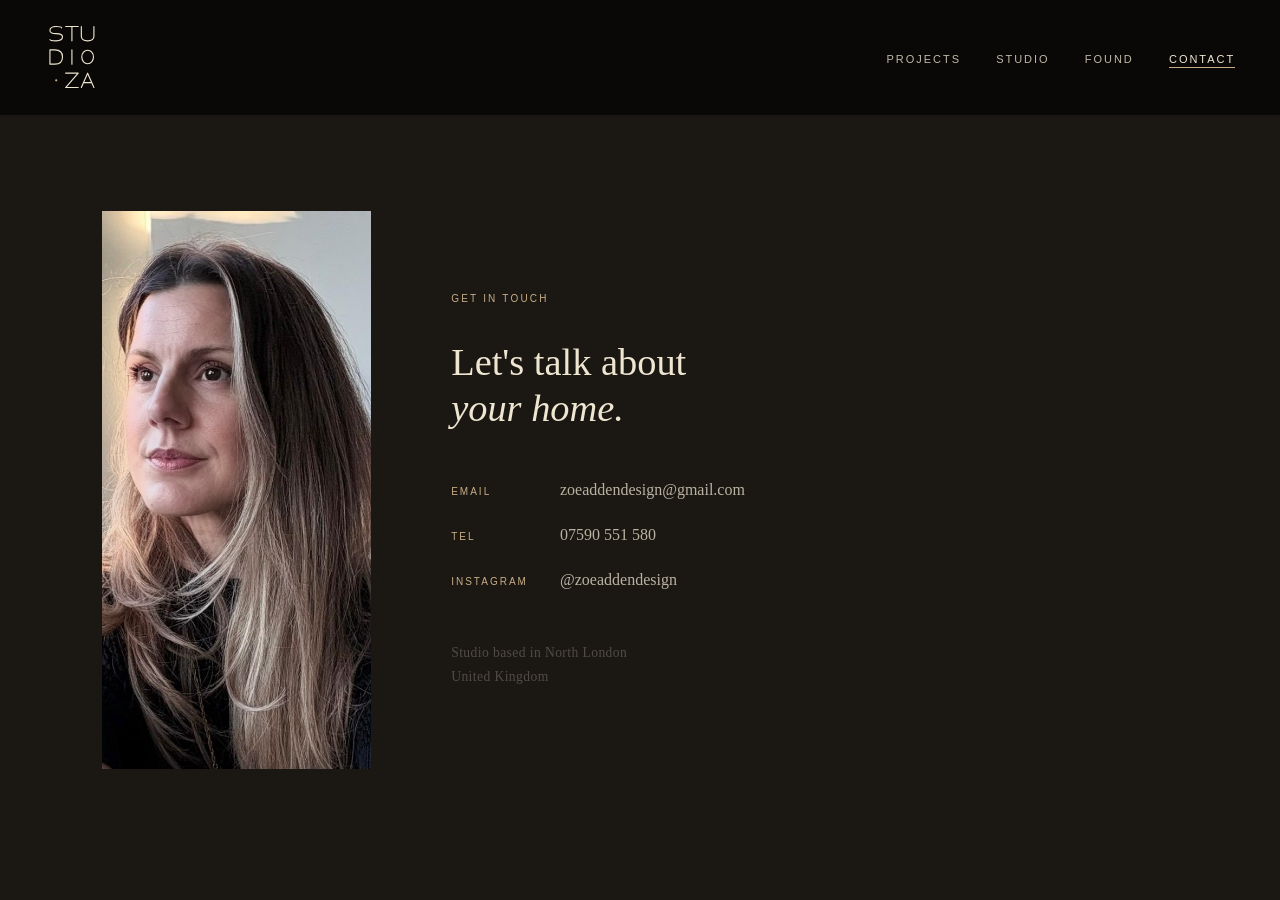
<file: contact.html>
<!DOCTYPE html>
<html lang="en">
<head>
  <meta charset="UTF-8">
  <meta name="viewport" content="width=device-width, initial-scale=1.0">
  <title>Contact — Studio.ZA</title>
  <meta name="description" content="Get in touch with Studio.ZA — Zoe Adden Design. New projects, press, and general enquiries.">
  <link rel="stylesheet" href="styles.css">
</head>
<body>

<nav>
  <a class="nav-logo" href="index.html" aria-label="Studio.ZA home">
    <svg viewBox="0 0 240 312" xmlns="http://www.w3.org/2000/svg" fill="none">
  <!-- S -->
  <path d="M 74 26 Q 74 20 50 20 Q 22 20 22 38 Q 22 52 50 52 Q 78 52 78 66 Q 78 84 50 84 Q 22 84 22 78" stroke="#EFE6D2" stroke-width="5" stroke-linecap="round"/>
  <!-- T -->
  <path d="M 92 20 L 148 20 M 120 20 L 120 84" stroke="#EFE6D2" stroke-width="5" stroke-linecap="round"/>
  <!-- U -->
  <path d="M 162 20 L 162 64 Q 162 84 190 84 Q 218 84 218 64 L 218 20" stroke="#EFE6D2" stroke-width="5" stroke-linecap="round"/>
  <!-- D -->
  <path d="M 22 124 L 22 188 L 44 188 Q 78 188 78 156 Q 78 124 44 124 Z" stroke="#EFE6D2" stroke-width="5" stroke-linecap="round" stroke-linejoin="round"/>
  <!-- I -->
  <path d="M 120 124 L 120 188" stroke="#EFE6D2" stroke-width="5" stroke-linecap="round"/>
  <!-- O -->
  <ellipse cx="190" cy="156" rx="26" ry="30" stroke="#EFE6D2" stroke-width="5"/>
  <!-- . -->
  <circle cx="50" cy="260" r="5" fill="#C8AC87"/>
  <!-- Z -->
  <path d="M 92 228 L 148 228 L 92 292 L 148 292" stroke="#EFE6D2" stroke-width="5" stroke-linecap="round" stroke-linejoin="round"/>
  <!-- A -->
  <path d="M 162 292 L 190 228 L 218 292 M 172 270 L 208 270" stroke="#EFE6D2" stroke-width="5" stroke-linecap="round" stroke-linejoin="round"/>
</svg>
  </a>
  <ul class="nav-links">
    <li><a href="projects.html">Projects</a></li>
    <li><a href="studio.html">Studio</a></li>    <li><a href="found.html">Found</a></li>
    <li><a href="contact.html">Contact</a></li>
  </ul>
  <button class="nav-hamburger" aria-label="Toggle menu" aria-expanded="false">
    <span></span><span></span><span></span>
  </button>
</nav>

<div class="contact-outer">
<div class="contact-wrap">
  <div class="contact-img">
    <img src="images/zoe.jpg" alt="Zoe Adden">
  </div>

  <div class="contact-form-side">
    <p class="section-label">Get in touch</p>
    <h1>Let's talk about<br><em>your home.</em></h1>

    <div class="contact-details">
      <div class="contact-detail-row">
        <span class="contact-detail-label">Email</span>
        <a href="mailto:zoeaddendesign@gmail.com" class="contact-detail-value">zoeaddendesign@gmail.com</a>
      </div>
      <div class="contact-detail-row">
        <span class="contact-detail-label">Tel</span>
        <a href="tel:07590551580" class="contact-detail-value">07590 551 580</a>
      </div>
      <div class="contact-detail-row">
        <span class="contact-detail-label">Instagram</span>
        <a href="https://instagram.com/zoeaddendesign" target="_blank" rel="noopener" class="contact-detail-value">@zoeaddendesign</a>
      </div>
    </div>

    <p class="contact-location">Studio based in North London<br>United Kingdom</p>
  </div>
</div>
</div>

<script src="script.js"></script>
</body>
</html>
</file>
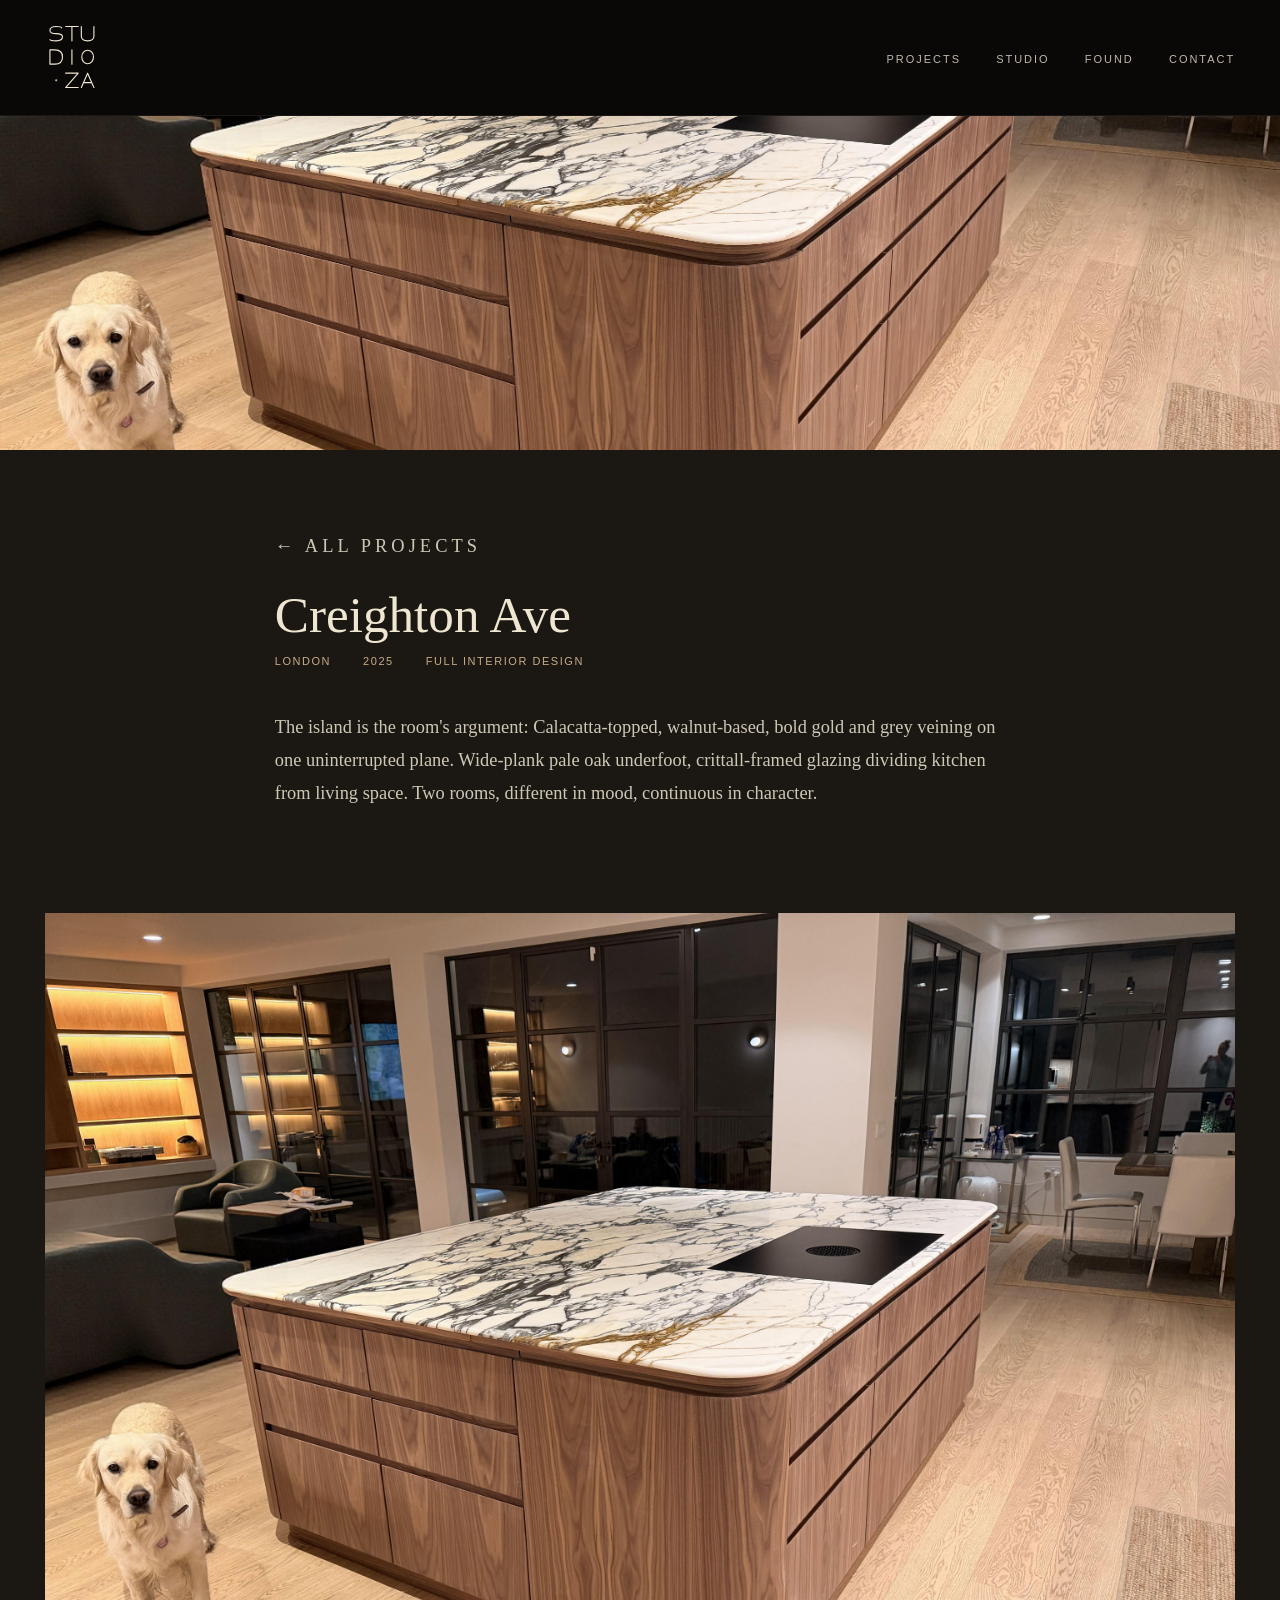
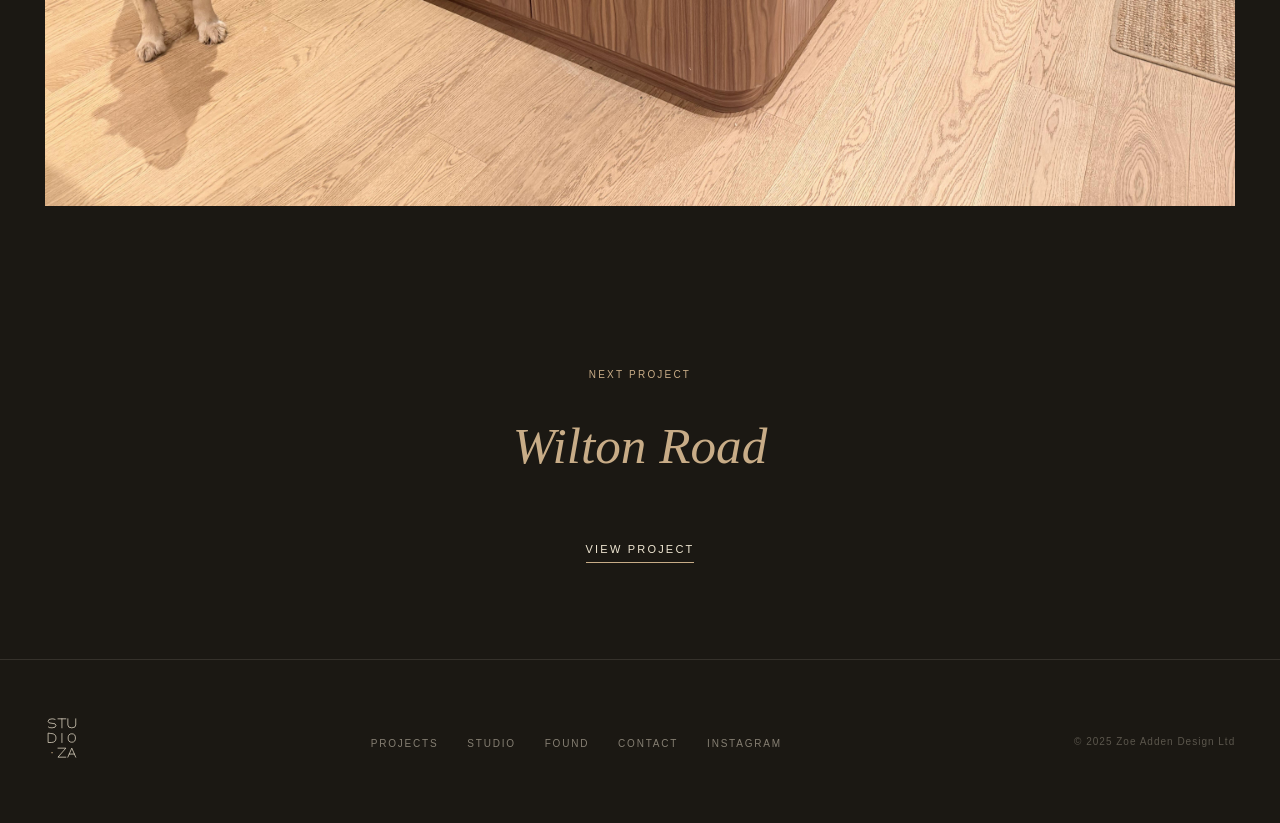
<file: project-creighton-ave.html>
<!DOCTYPE html>
<html lang="en">
<head>
  <meta charset="UTF-8">
  <meta name="viewport" content="width=device-width, initial-scale=1.0">
  <title>Creighton Ave — Studio.ZA</title>
  <meta name="description" content="A London family home. Full interior design by Studio.ZA.">
  <link rel="stylesheet" href="styles.css">
</head>
<body>

<nav>
  <a class="nav-logo" href="index.html" aria-label="Studio.ZA home">
    <svg viewBox="0 0 240 312" xmlns="http://www.w3.org/2000/svg" fill="none">
  <!-- S -->
  <path d="M 74 26 Q 74 20 50 20 Q 22 20 22 38 Q 22 52 50 52 Q 78 52 78 66 Q 78 84 50 84 Q 22 84 22 78" stroke="#EFE6D2" stroke-width="5" stroke-linecap="round"/>
  <!-- T -->
  <path d="M 92 20 L 148 20 M 120 20 L 120 84" stroke="#EFE6D2" stroke-width="5" stroke-linecap="round"/>
  <!-- U -->
  <path d="M 162 20 L 162 64 Q 162 84 190 84 Q 218 84 218 64 L 218 20" stroke="#EFE6D2" stroke-width="5" stroke-linecap="round"/>
  <!-- D -->
  <path d="M 22 124 L 22 188 L 44 188 Q 78 188 78 156 Q 78 124 44 124 Z" stroke="#EFE6D2" stroke-width="5" stroke-linecap="round" stroke-linejoin="round"/>
  <!-- I -->
  <path d="M 120 124 L 120 188" stroke="#EFE6D2" stroke-width="5" stroke-linecap="round"/>
  <!-- O -->
  <ellipse cx="190" cy="156" rx="26" ry="30" stroke="#EFE6D2" stroke-width="5"/>
  <!-- . -->
  <circle cx="50" cy="260" r="5" fill="#C8AC87"/>
  <!-- Z -->
  <path d="M 92 228 L 148 228 L 92 292 L 148 292" stroke="#EFE6D2" stroke-width="5" stroke-linecap="round" stroke-linejoin="round"/>
  <!-- A -->
  <path d="M 162 292 L 190 228 L 218 292 M 172 270 L 208 270" stroke="#EFE6D2" stroke-width="5" stroke-linecap="round" stroke-linejoin="round"/>
</svg>
  </a>
  <ul class="nav-links">
    <li><a href="projects.html">Projects</a></li>
    <li><a href="studio.html">Studio</a></li>    <li><a href="found.html">Found</a></li>
    <li><a href="contact.html">Contact</a></li>
  </ul>
  <button class="nav-hamburger" aria-label="Toggle menu" aria-expanded="false">
    <span></span><span></span><span></span>
  </button>
</nav>

<div class="detail-hero">
  <img src="images/creighton-ave/kitchen-island.jpg" alt="Kitchen island, Creighton Ave">
</div>

<div class="detail-body">
  <p class="section-label"><a href="projects.html">← All projects</a></p>
  <h1>Creighton Ave</h1>
  <div class="detail-meta">
    <span>London</span>
    <span>2025</span>
    <span>Full interior design</span>
  </div>

  <p>The island is the room's argument: Calacatta-topped, walnut-based, bold gold and grey veining on one uninterrupted plane. Wide-plank pale oak underfoot, crittall-framed glazing dividing kitchen from living space. Two rooms, different in mood, continuous in character.</p>
</div>

<div class="detail-gallery">
  <img class="wide" src="images/creighton-ave/kitchen-island.jpg" alt="Kitchen island">
</div>

<section style="text-align:center; padding: 4rem 2.8rem 6rem;">
  <p class="section-label">Next project</p>
  <h2 class="section-title" style="margin: 0 auto 2rem;"><em>Wilton Road</em></h2>
  <a href="project-wilton-rd.html" class="btn">View project</a>
</section>

<footer>
  <a class="footer-logo" href="index.html" aria-label="Studio.ZA">
    <svg viewBox="0 0 240 312" xmlns="http://www.w3.org/2000/svg" fill="none">
  <!-- S -->
  <path d="M 74 26 Q 74 20 50 20 Q 22 20 22 38 Q 22 52 50 52 Q 78 52 78 66 Q 78 84 50 84 Q 22 84 22 78" stroke="#EFE6D2" stroke-width="5" stroke-linecap="round"/>
  <!-- T -->
  <path d="M 92 20 L 148 20 M 120 20 L 120 84" stroke="#EFE6D2" stroke-width="5" stroke-linecap="round"/>
  <!-- U -->
  <path d="M 162 20 L 162 64 Q 162 84 190 84 Q 218 84 218 64 L 218 20" stroke="#EFE6D2" stroke-width="5" stroke-linecap="round"/>
  <!-- D -->
  <path d="M 22 124 L 22 188 L 44 188 Q 78 188 78 156 Q 78 124 44 124 Z" stroke="#EFE6D2" stroke-width="5" stroke-linecap="round" stroke-linejoin="round"/>
  <!-- I -->
  <path d="M 120 124 L 120 188" stroke="#EFE6D2" stroke-width="5" stroke-linecap="round"/>
  <!-- O -->
  <ellipse cx="190" cy="156" rx="26" ry="30" stroke="#EFE6D2" stroke-width="5"/>
  <!-- . -->
  <circle cx="50" cy="260" r="5" fill="#C8AC87"/>
  <!-- Z -->
  <path d="M 92 228 L 148 228 L 92 292 L 148 292" stroke="#EFE6D2" stroke-width="5" stroke-linecap="round" stroke-linejoin="round"/>
  <!-- A -->
  <path d="M 162 292 L 190 228 L 218 292 M 172 270 L 208 270" stroke="#EFE6D2" stroke-width="5" stroke-linecap="round" stroke-linejoin="round"/>
</svg>
  </a>
  <ul class="footer-links">
    <li><a href="projects.html">Projects</a></li>
    <li><a href="studio.html">Studio</a></li>    <li><a href="found.html">Found</a></li>
    <li><a href="contact.html">Contact</a></li>
    <li><a href="https://instagram.com/zoeaddendesign" target="_blank" rel="noopener">Instagram</a></li>
  </ul>
  <p class="footer-copy">&copy; 2025 Zoe Adden Design Ltd</p>
</footer>

<script src="script.js"></script>
</body>
</html>
</file>
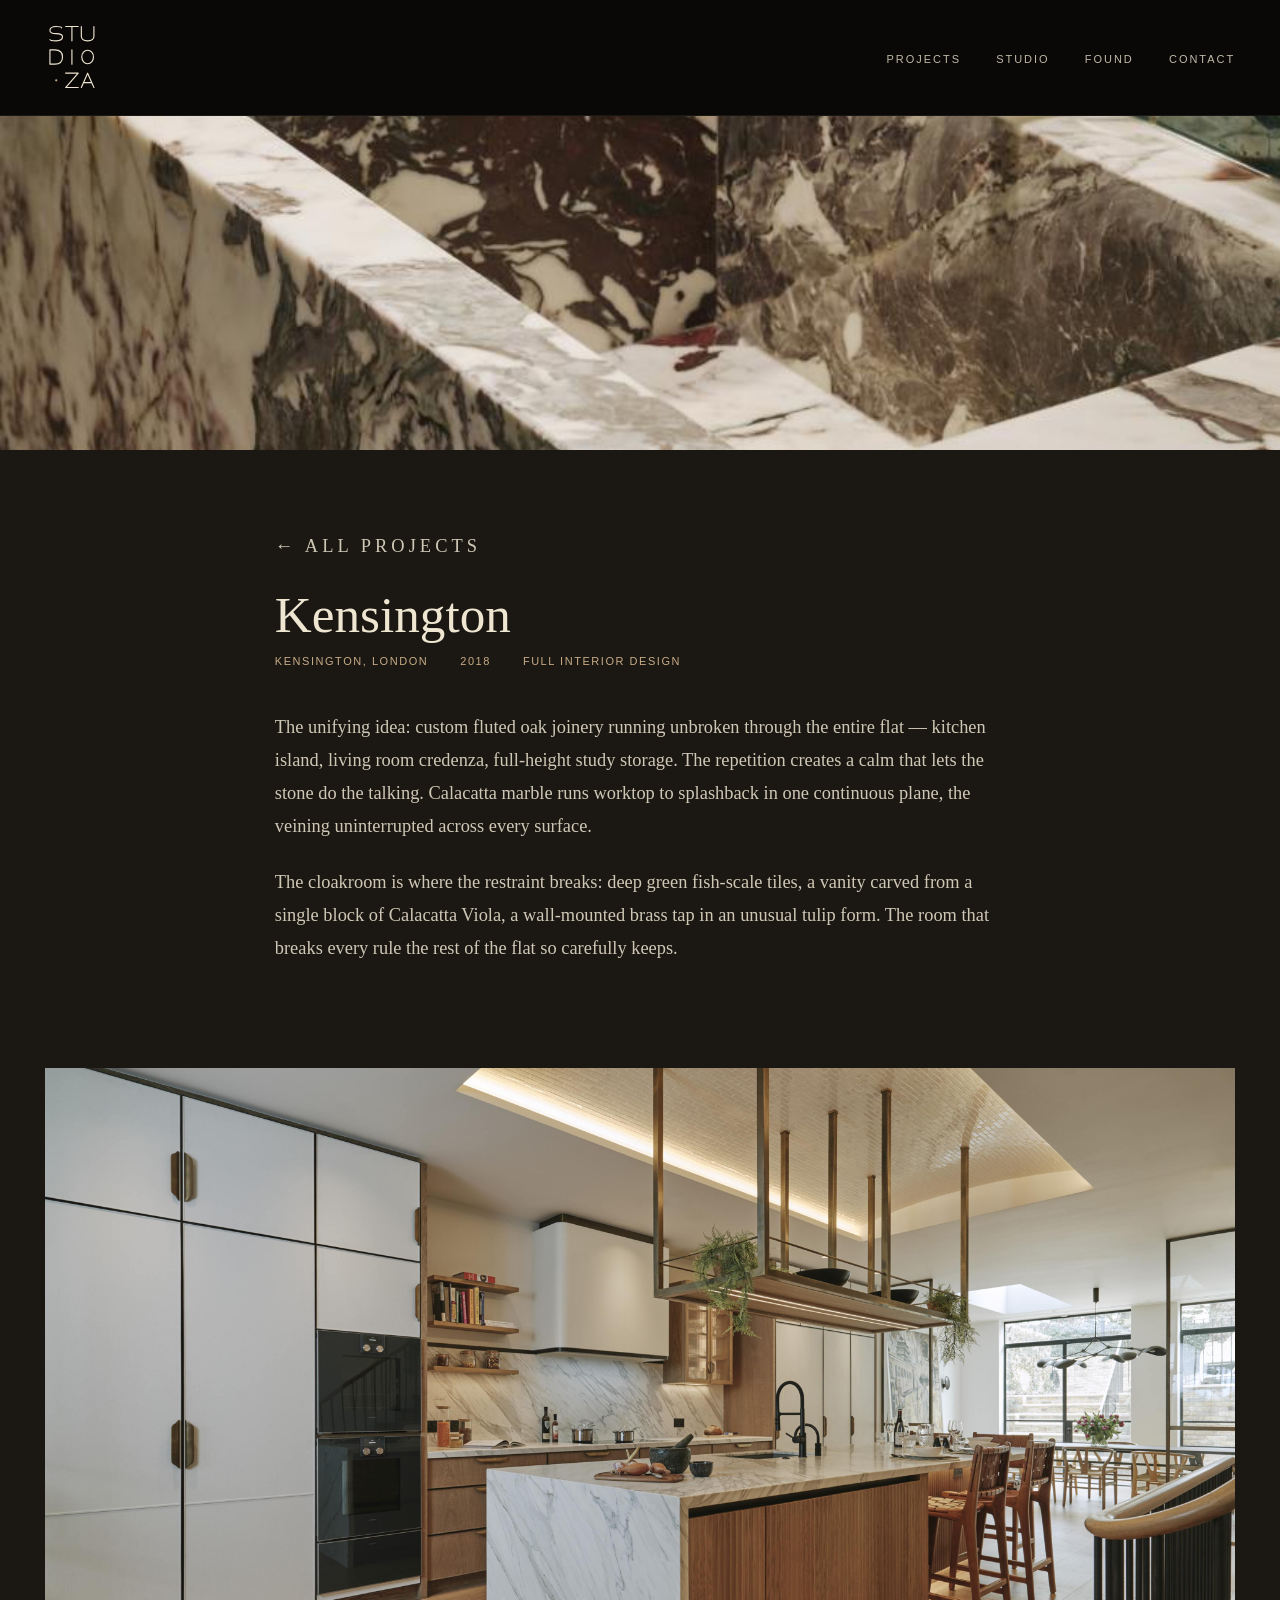
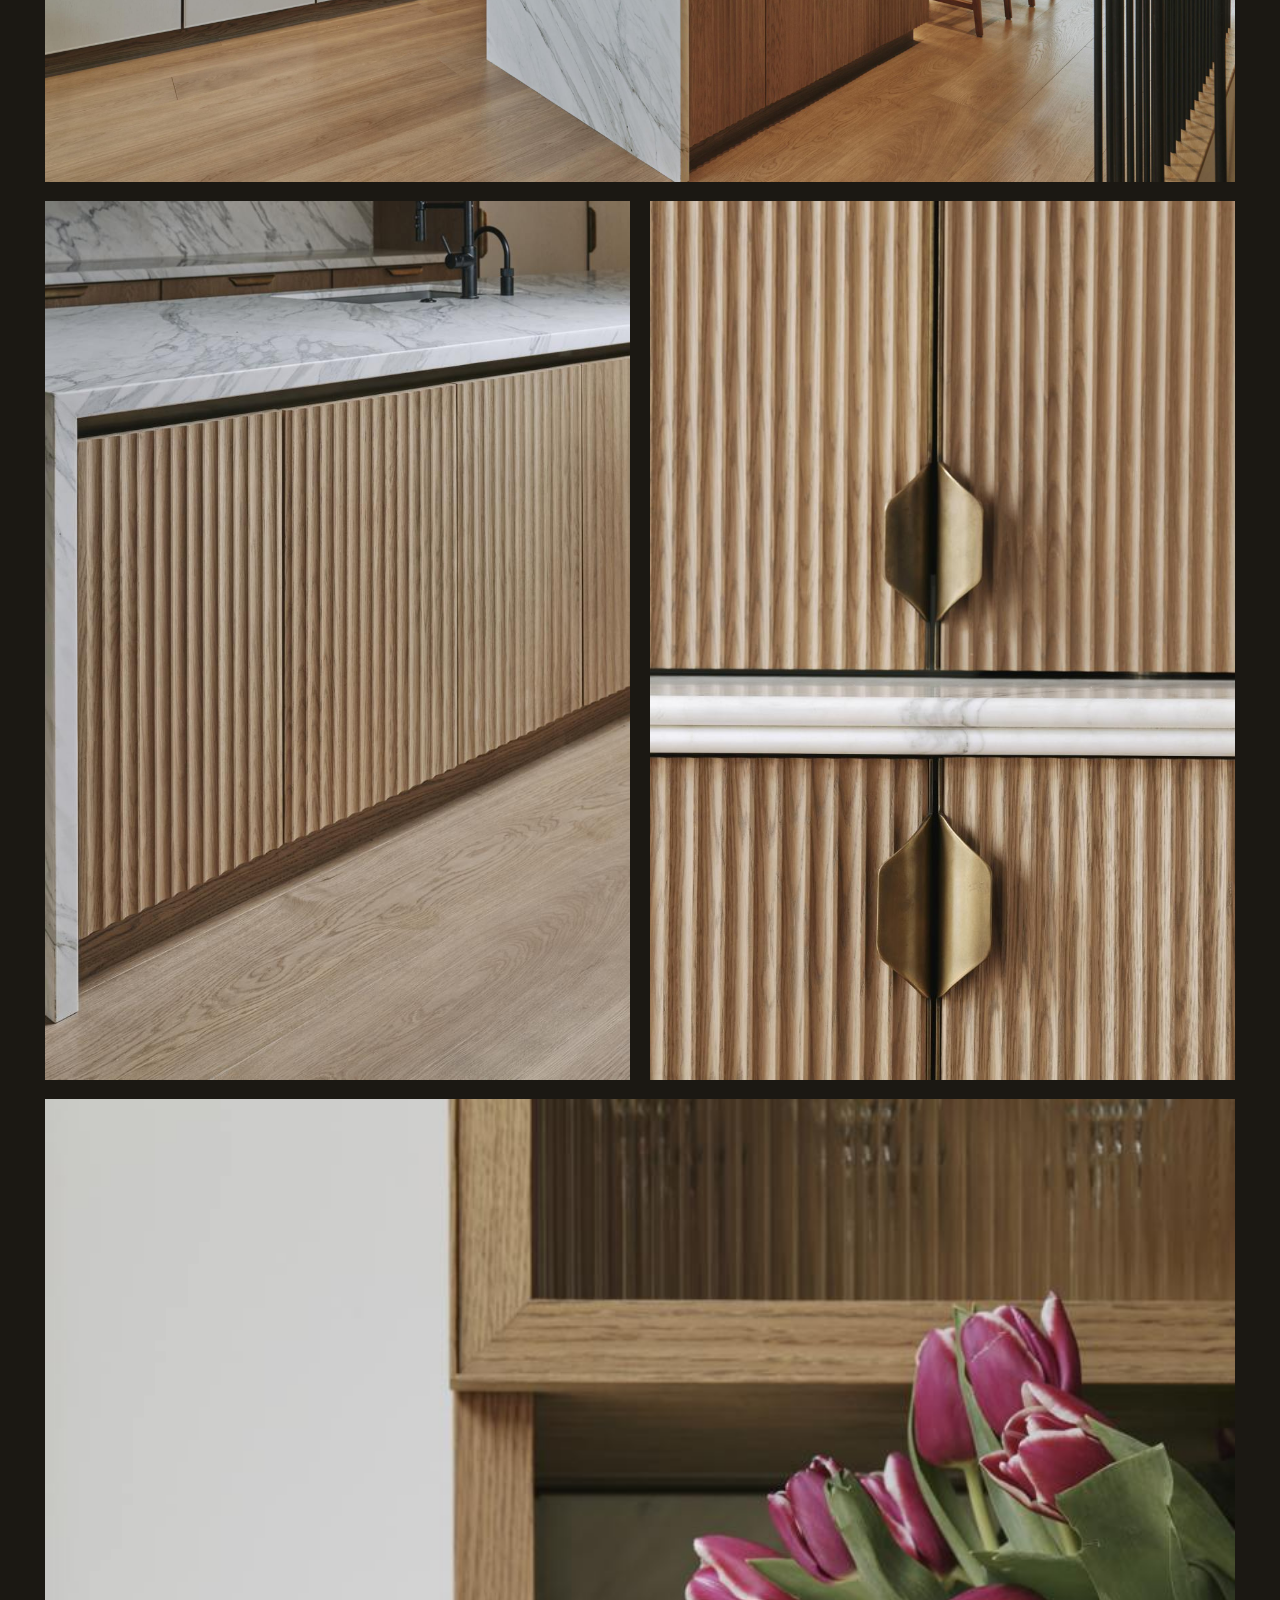
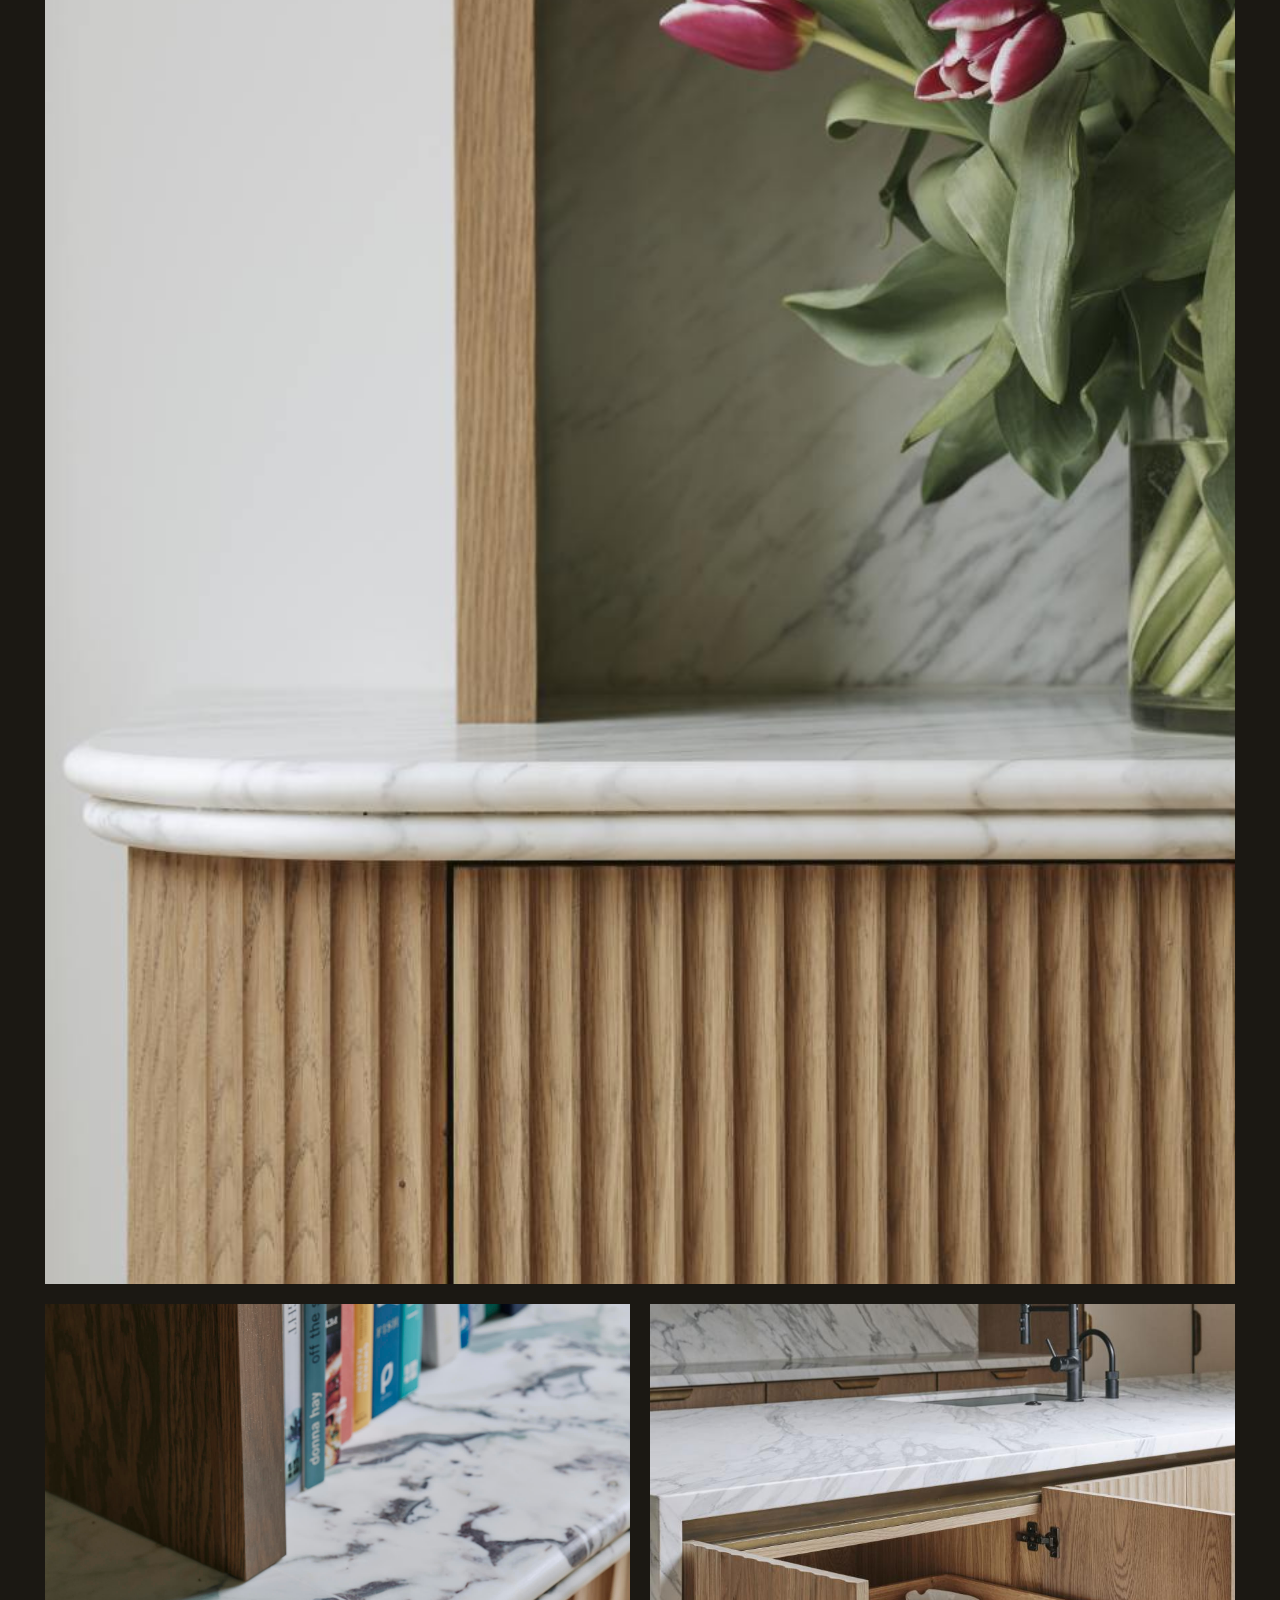
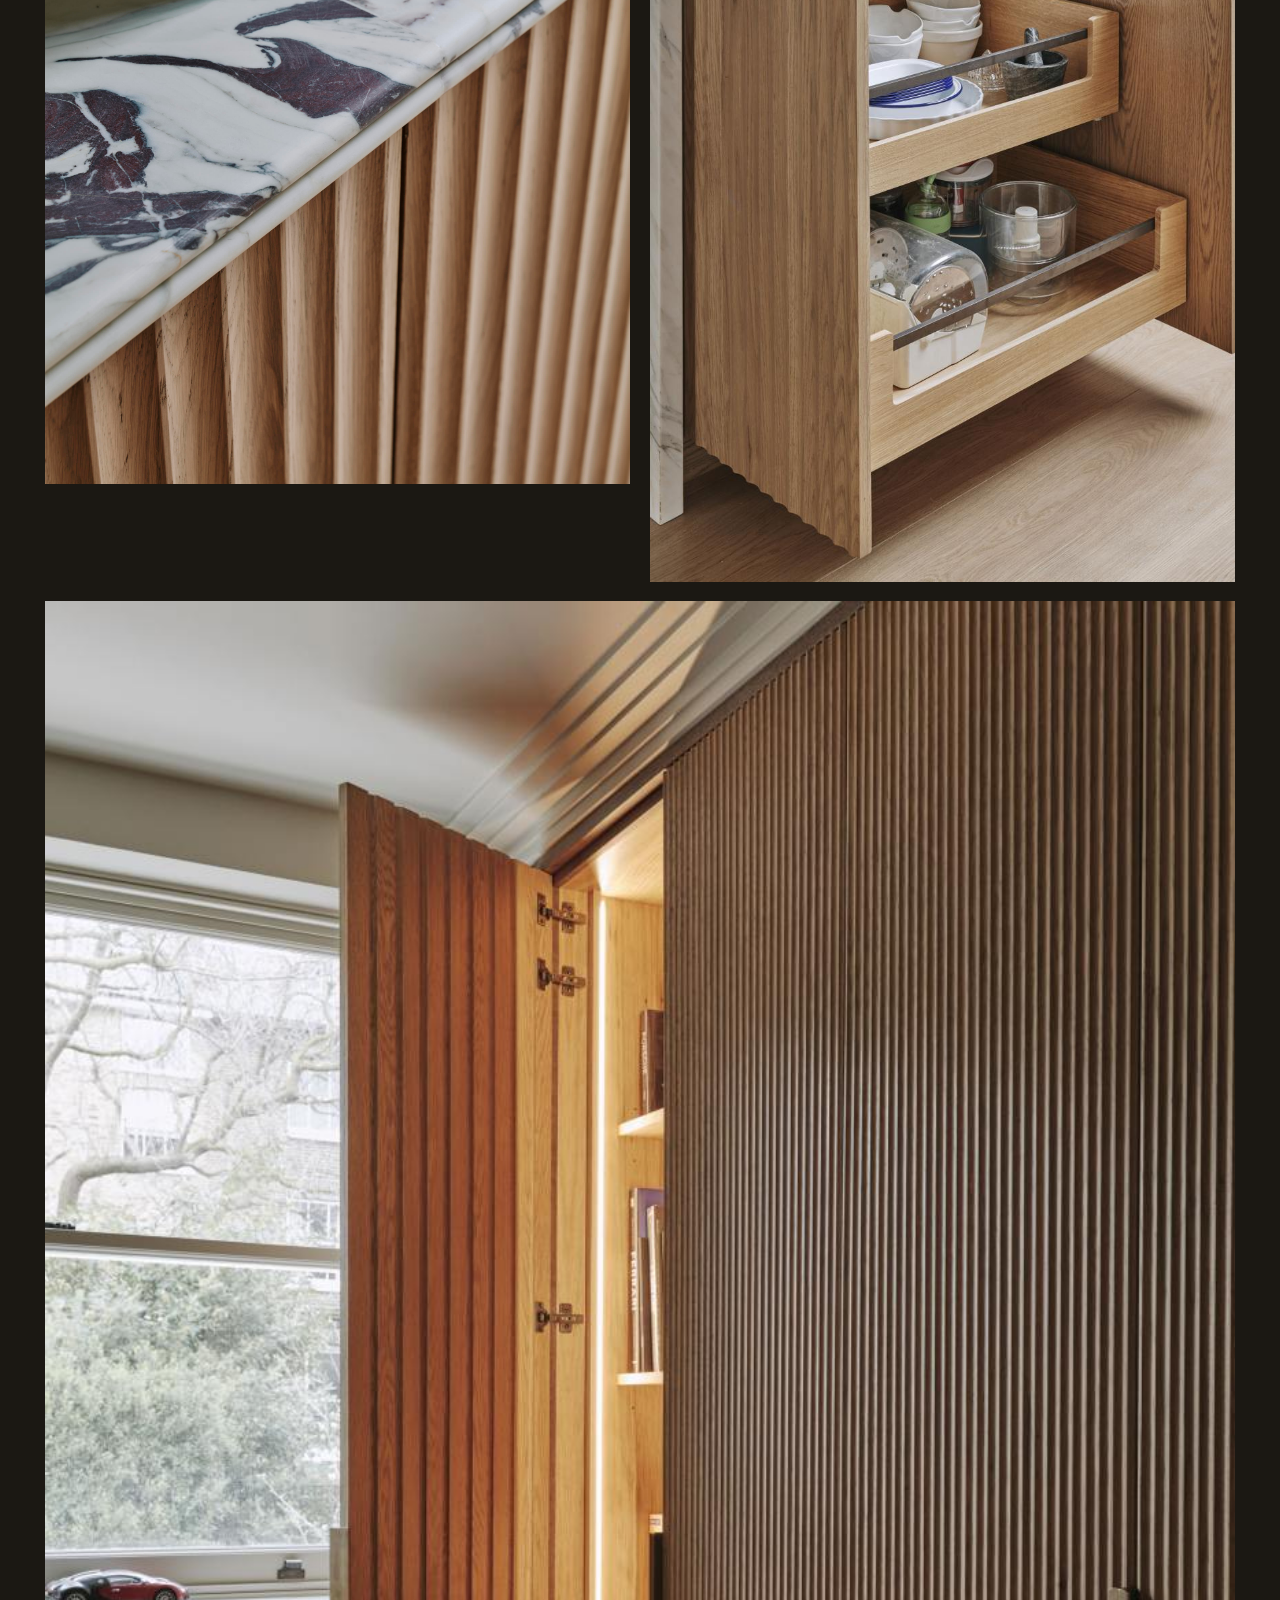
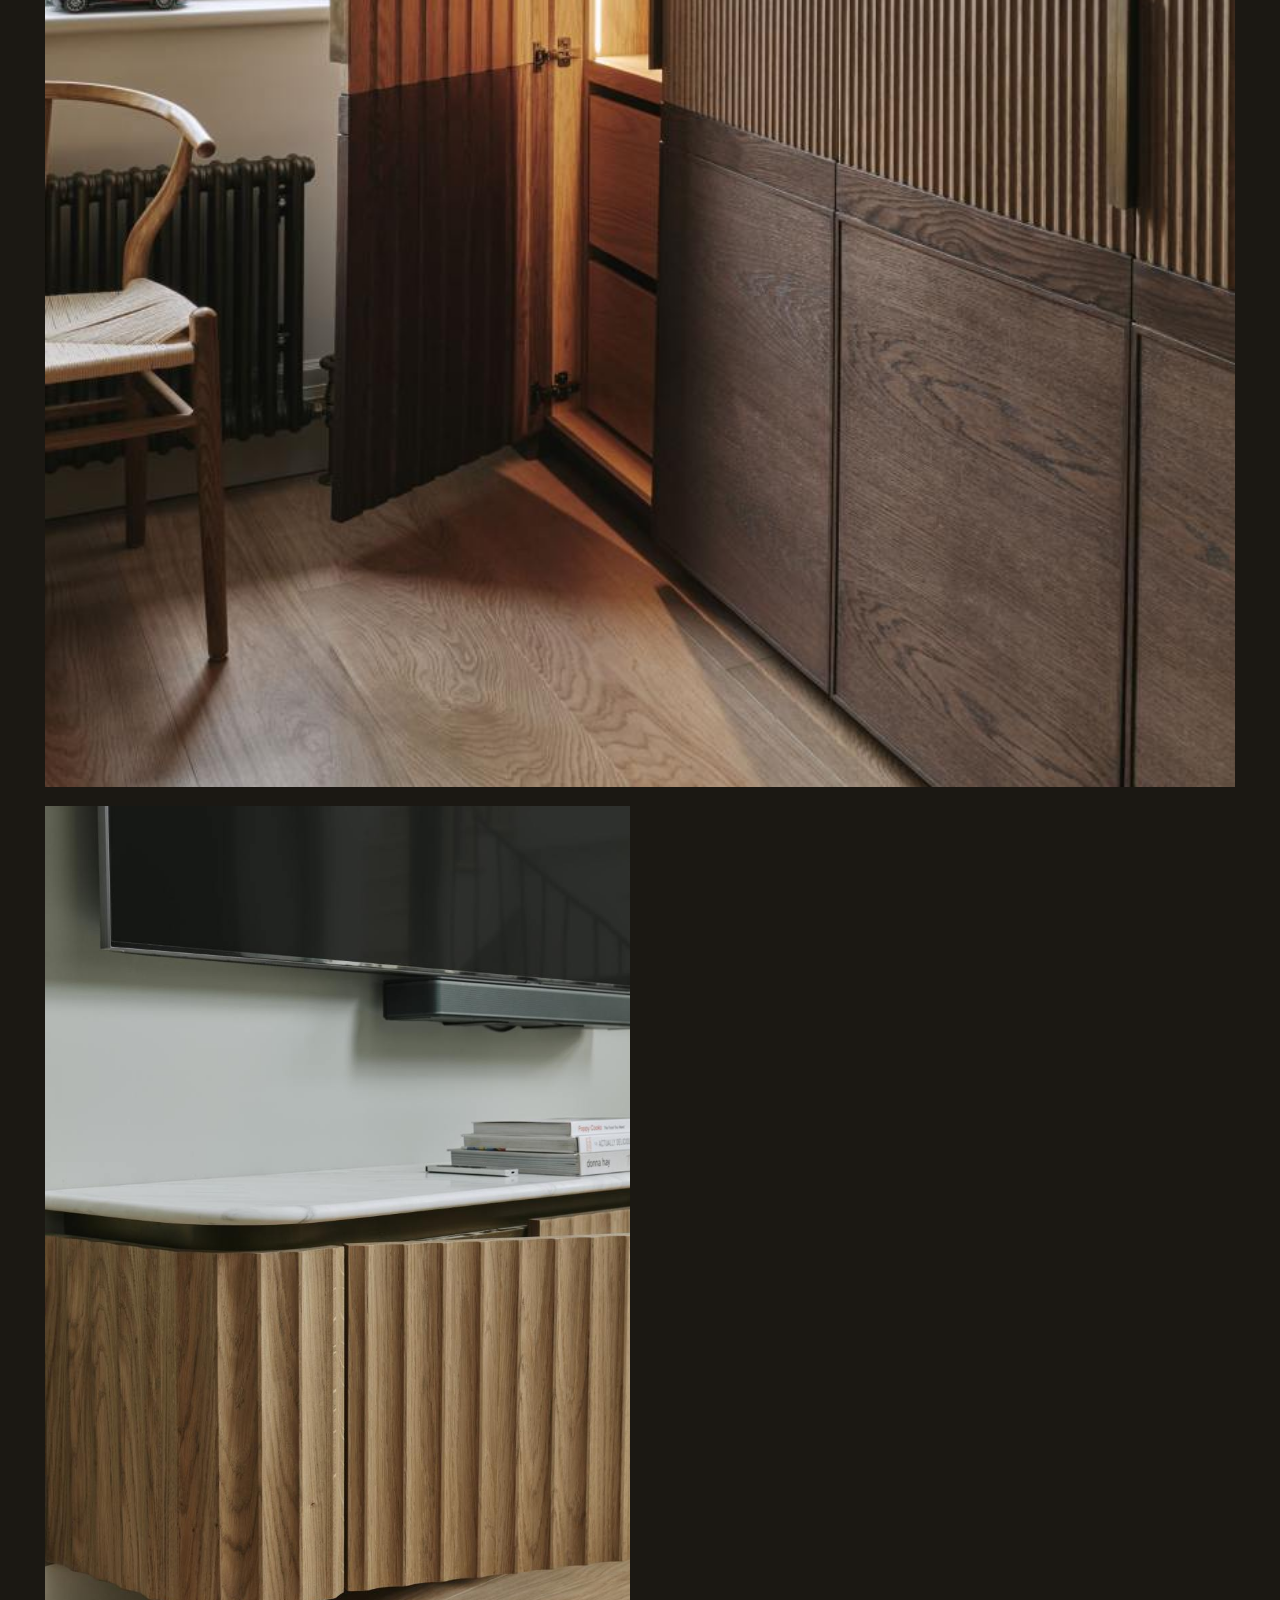
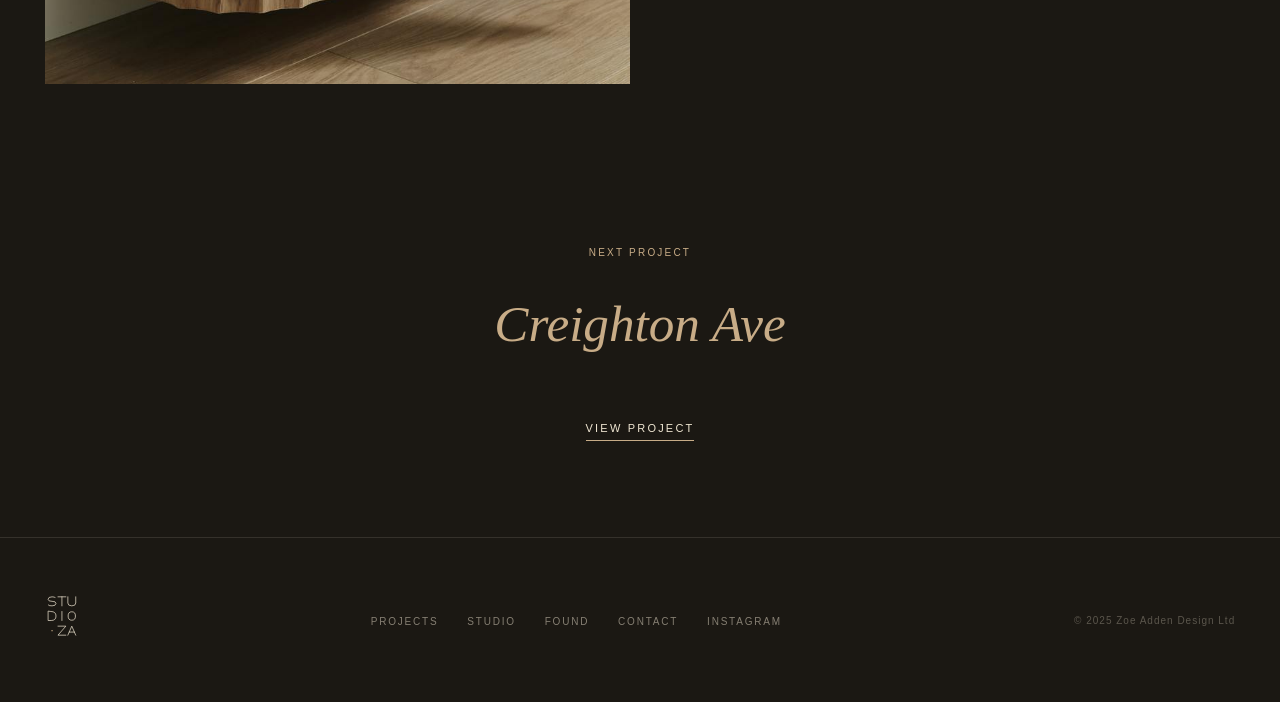
<file: project-kensington.html>
<!DOCTYPE html>
<html lang="en">
<head>
  <meta charset="UTF-8">
  <meta name="viewport" content="width=device-width, initial-scale=1.0">
  <title>Kensington — Studio.ZA</title>
  <meta name="description" content="A Kensington apartment defined by custom fluted joinery and exceptional stone. Full interior design by Studio.ZA.">
  <link rel="stylesheet" href="styles.css">
</head>
<body>

<nav>
  <a class="nav-logo" href="index.html" aria-label="Studio.ZA home">
    <svg viewBox="0 0 240 312" xmlns="http://www.w3.org/2000/svg" fill="none">
  <!-- S -->
  <path d="M 74 26 Q 74 20 50 20 Q 22 20 22 38 Q 22 52 50 52 Q 78 52 78 66 Q 78 84 50 84 Q 22 84 22 78" stroke="#EFE6D2" stroke-width="5" stroke-linecap="round"/>
  <!-- T -->
  <path d="M 92 20 L 148 20 M 120 20 L 120 84" stroke="#EFE6D2" stroke-width="5" stroke-linecap="round"/>
  <!-- U -->
  <path d="M 162 20 L 162 64 Q 162 84 190 84 Q 218 84 218 64 L 218 20" stroke="#EFE6D2" stroke-width="5" stroke-linecap="round"/>
  <!-- D -->
  <path d="M 22 124 L 22 188 L 44 188 Q 78 188 78 156 Q 78 124 44 124 Z" stroke="#EFE6D2" stroke-width="5" stroke-linecap="round" stroke-linejoin="round"/>
  <!-- I -->
  <path d="M 120 124 L 120 188" stroke="#EFE6D2" stroke-width="5" stroke-linecap="round"/>
  <!-- O -->
  <ellipse cx="190" cy="156" rx="26" ry="30" stroke="#EFE6D2" stroke-width="5"/>
  <!-- . -->
  <circle cx="50" cy="260" r="5" fill="#C8AC87"/>
  <!-- Z -->
  <path d="M 92 228 L 148 228 L 92 292 L 148 292" stroke="#EFE6D2" stroke-width="5" stroke-linecap="round" stroke-linejoin="round"/>
  <!-- A -->
  <path d="M 162 292 L 190 228 L 218 292 M 172 270 L 208 270" stroke="#EFE6D2" stroke-width="5" stroke-linecap="round" stroke-linejoin="round"/>
</svg>
  </a>
  <ul class="nav-links">
    <li><a href="projects.html">Projects</a></li>
    <li><a href="studio.html">Studio</a></li>    <li><a href="found.html">Found</a></li>
    <li><a href="contact.html">Contact</a></li>
  </ul>
  <button class="nav-hamburger" aria-label="Toggle menu" aria-expanded="false">
    <span></span><span></span><span></span>
  </button>
</nav>

<div class="detail-hero">
  <img src="images/kensington/hero.jpg" alt="Cloakroom, Kensington">
</div>

<div class="detail-body">
  <p class="section-label"><a href="projects.html">← All projects</a></p>
  <h1>Kensington</h1>
  <div class="detail-meta">
    <span>Kensington, London</span>
    <span>2018</span>
    <span>Full interior design</span>
  </div>

  <p>The unifying idea: custom fluted oak joinery running unbroken through the entire flat — kitchen island, living room credenza, full-height study storage. The repetition creates a calm that lets the stone do the talking. Calacatta marble runs worktop to splashback in one continuous plane, the veining uninterrupted across every surface.</p>

  <p>The cloakroom is where the restraint breaks: deep green fish-scale tiles, a vanity carved from a single block of Calacatta Viola, a wall-mounted brass tap in an unusual tulip form. The room that breaks every rule the rest of the flat so carefully keeps.</p>
</div>

<div class="detail-gallery">
  <img class="wide" src="images/kensington/kitchen-wide.jpg" alt="Kitchen">
  <img src="images/kensington/island-detail.jpg" alt="Island detail">
  <img src="images/kensington/handles-detail.jpg" alt="Brass handles">
  <img class="wide" src="images/kensington/marble-edge.jpg" alt="Marble worktop detail">
  <img src="images/kensington/tulips-corner.jpg" alt="Kitchen corner with tulips">
  <img src="images/kensington/island-storage.jpg" alt="Island storage">
  <img class="wide" src="images/kensington/cabinet-open.jpg" alt="Study storage cabinet">
  <img src="images/kensington/tv-unit.jpg" alt="TV unit">
</div>

<section style="text-align:center; padding: 4rem 2.8rem 6rem;">
  <p class="section-label">Next project</p>
  <h2 class="section-title" style="margin: 0 auto 2rem;"><em>Creighton Ave</em></h2>
  <a href="project-creighton-ave.html" class="btn">View project</a>
</section>

<footer>
  <a class="footer-logo" href="index.html" aria-label="Studio.ZA">
    <svg viewBox="0 0 240 312" xmlns="http://www.w3.org/2000/svg" fill="none">
  <!-- S -->
  <path d="M 74 26 Q 74 20 50 20 Q 22 20 22 38 Q 22 52 50 52 Q 78 52 78 66 Q 78 84 50 84 Q 22 84 22 78" stroke="#EFE6D2" stroke-width="5" stroke-linecap="round"/>
  <!-- T -->
  <path d="M 92 20 L 148 20 M 120 20 L 120 84" stroke="#EFE6D2" stroke-width="5" stroke-linecap="round"/>
  <!-- U -->
  <path d="M 162 20 L 162 64 Q 162 84 190 84 Q 218 84 218 64 L 218 20" stroke="#EFE6D2" stroke-width="5" stroke-linecap="round"/>
  <!-- D -->
  <path d="M 22 124 L 22 188 L 44 188 Q 78 188 78 156 Q 78 124 44 124 Z" stroke="#EFE6D2" stroke-width="5" stroke-linecap="round" stroke-linejoin="round"/>
  <!-- I -->
  <path d="M 120 124 L 120 188" stroke="#EFE6D2" stroke-width="5" stroke-linecap="round"/>
  <!-- O -->
  <ellipse cx="190" cy="156" rx="26" ry="30" stroke="#EFE6D2" stroke-width="5"/>
  <!-- . -->
  <circle cx="50" cy="260" r="5" fill="#C8AC87"/>
  <!-- Z -->
  <path d="M 92 228 L 148 228 L 92 292 L 148 292" stroke="#EFE6D2" stroke-width="5" stroke-linecap="round" stroke-linejoin="round"/>
  <!-- A -->
  <path d="M 162 292 L 190 228 L 218 292 M 172 270 L 208 270" stroke="#EFE6D2" stroke-width="5" stroke-linecap="round" stroke-linejoin="round"/>
</svg>
  </a>
  <ul class="footer-links">
    <li><a href="projects.html">Projects</a></li>
    <li><a href="studio.html">Studio</a></li>    <li><a href="found.html">Found</a></li>
    <li><a href="contact.html">Contact</a></li>
    <li><a href="https://instagram.com/zoeaddendesign" target="_blank" rel="noopener">Instagram</a></li>
  </ul>
  <p class="footer-copy">&copy; 2025 Zoe Adden Design Ltd</p>
</footer>

<script src="script.js"></script>
</body>
</html>
</file>
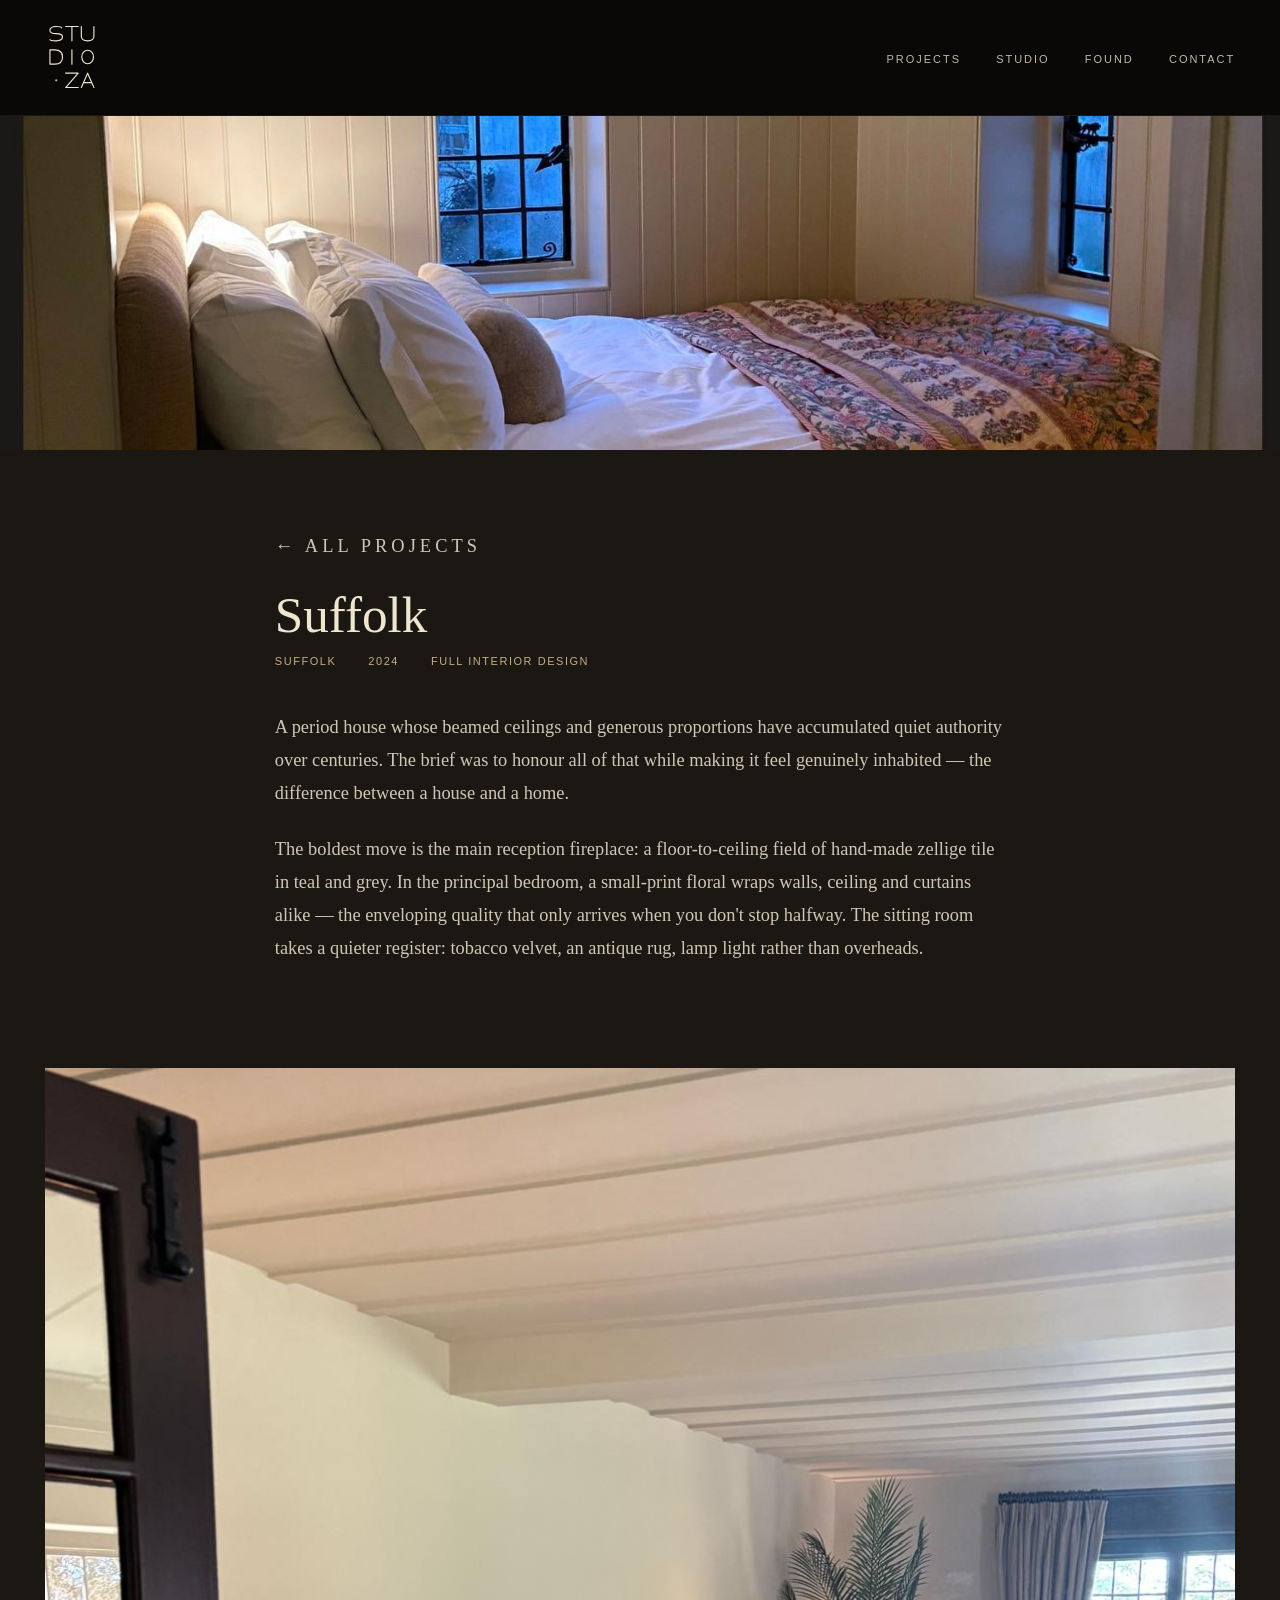
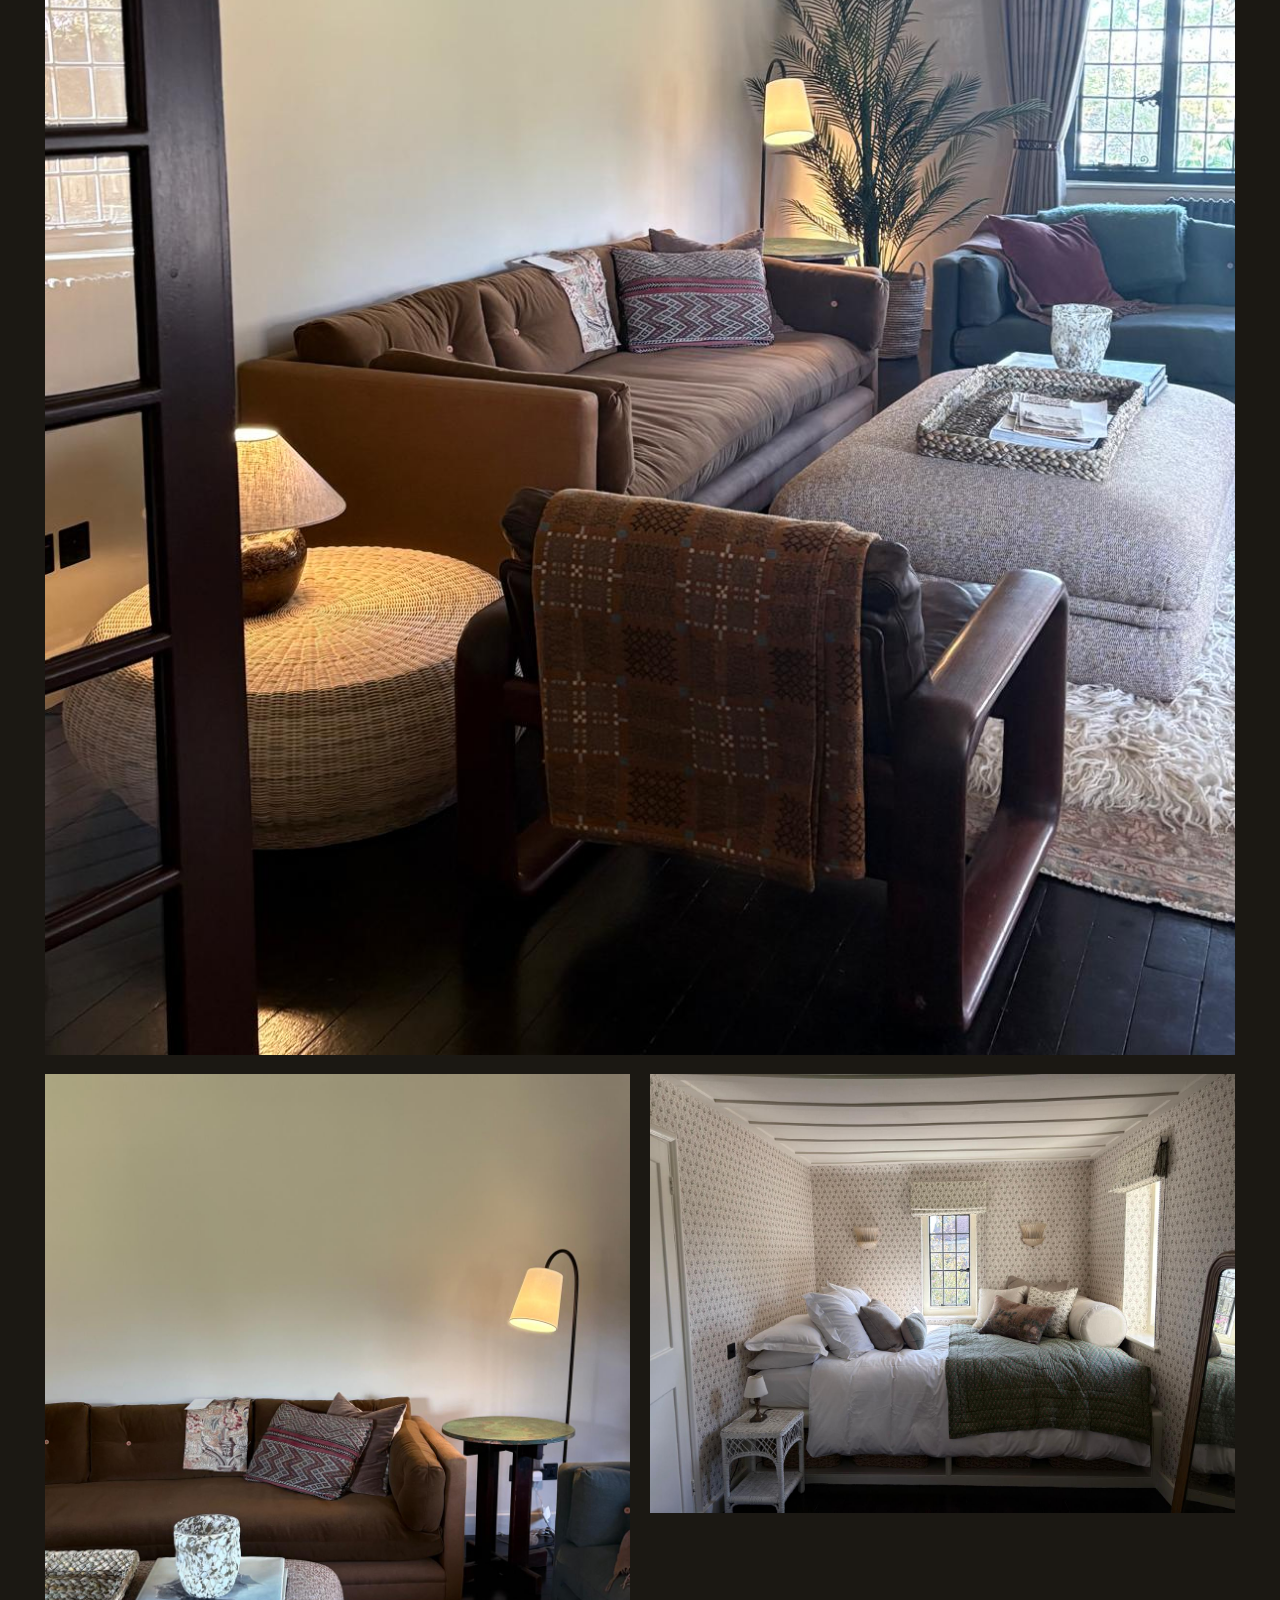
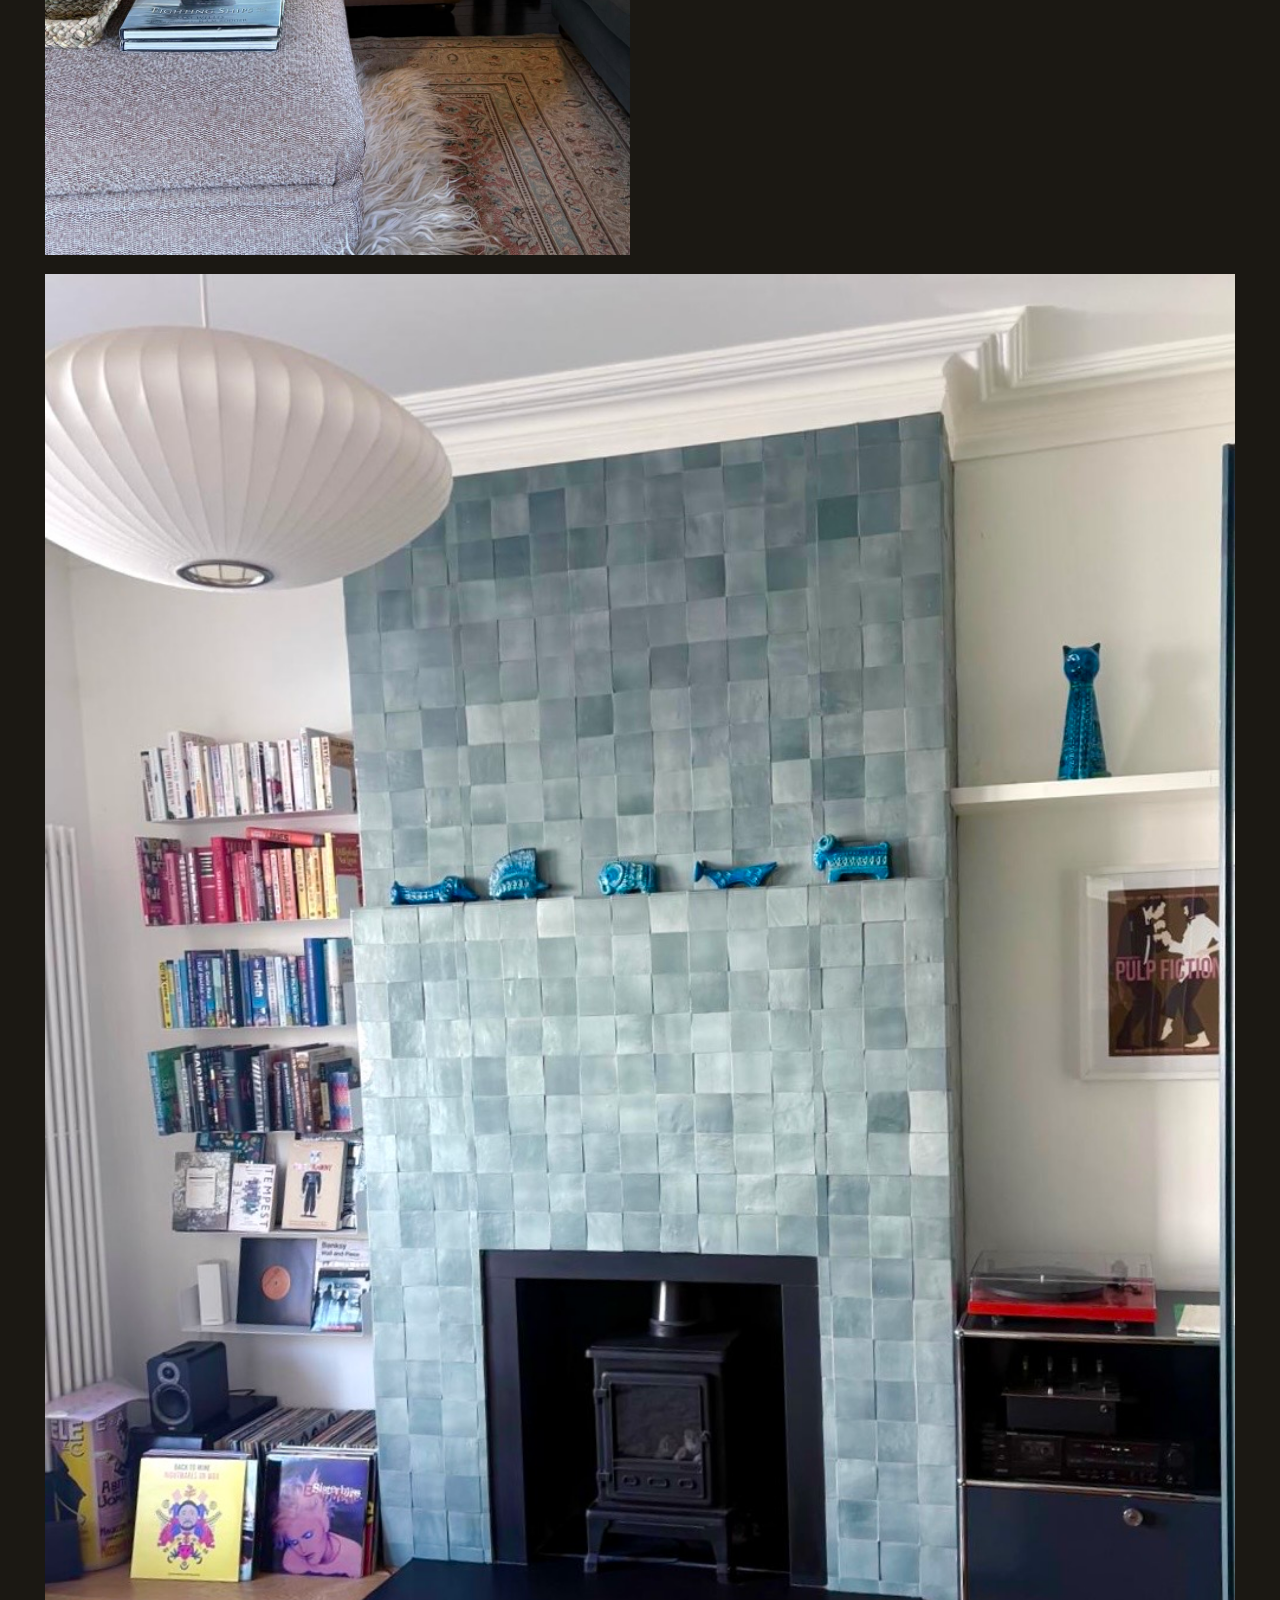
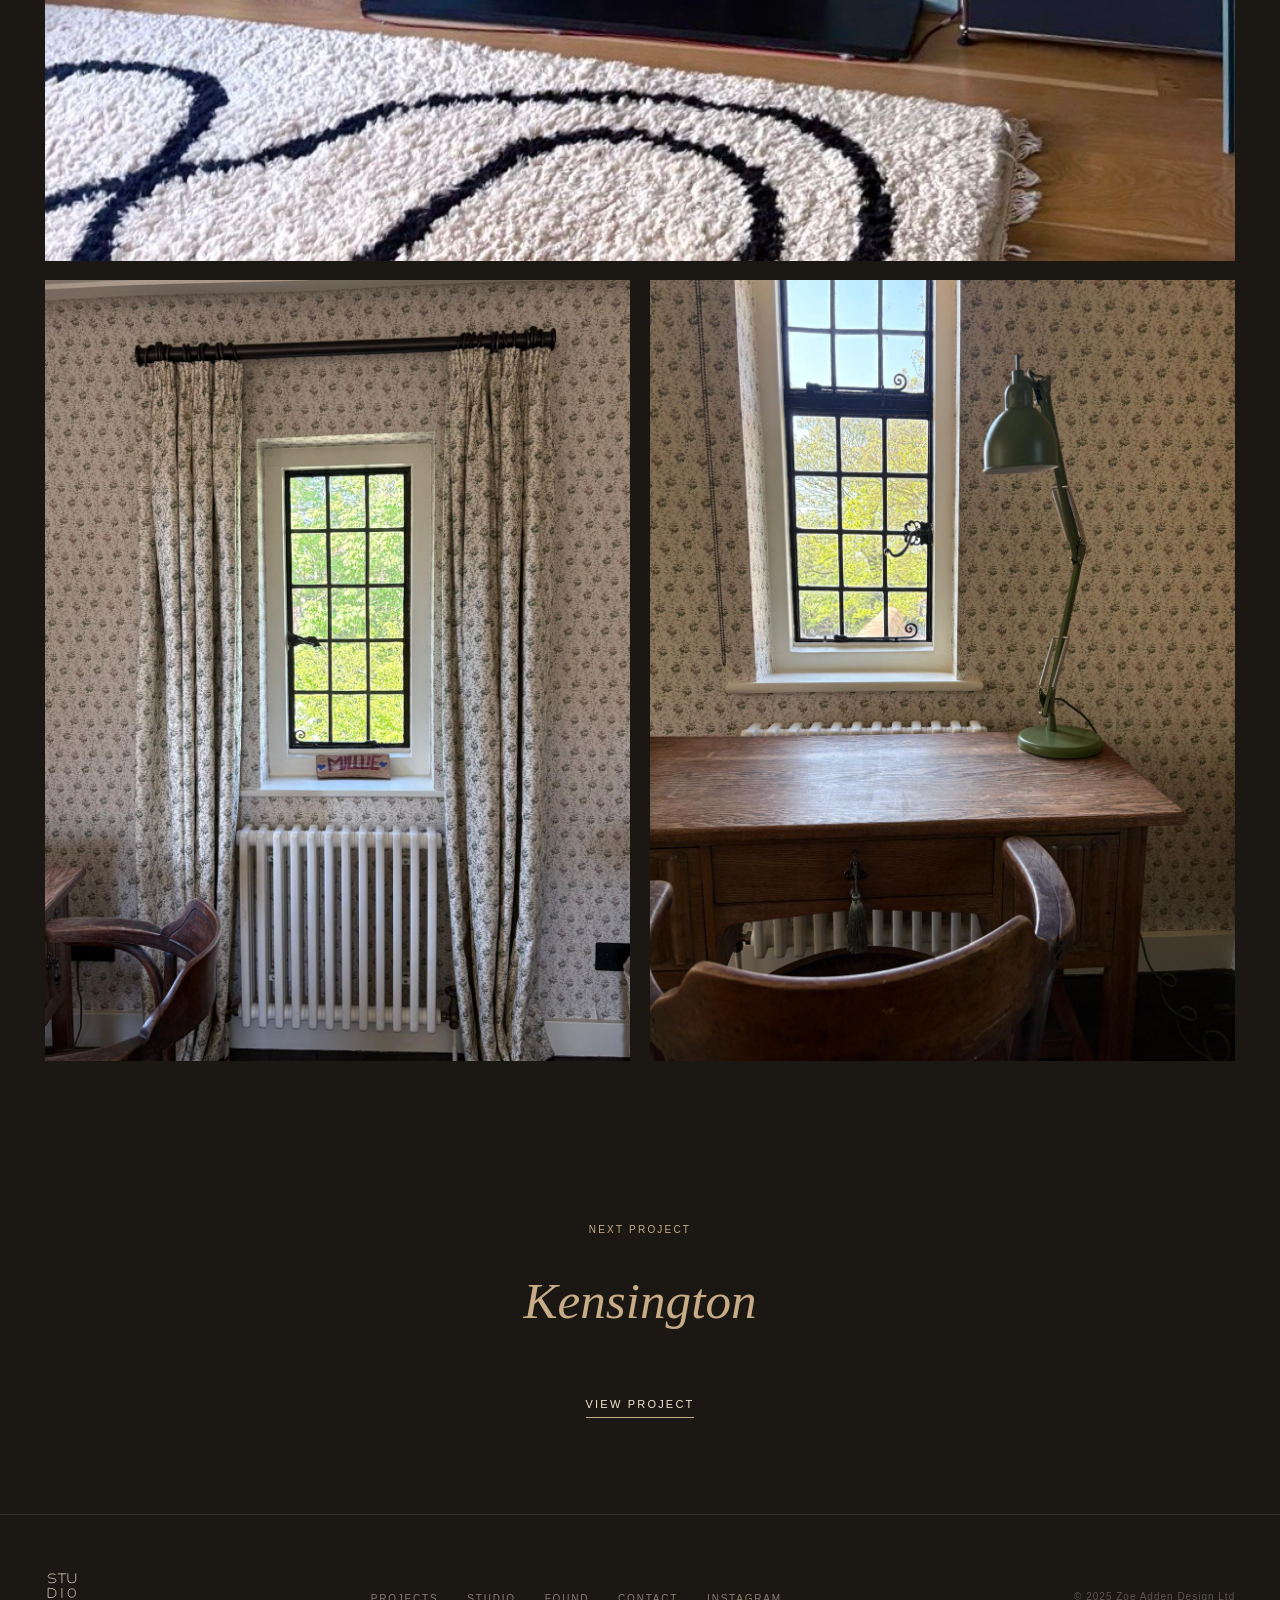
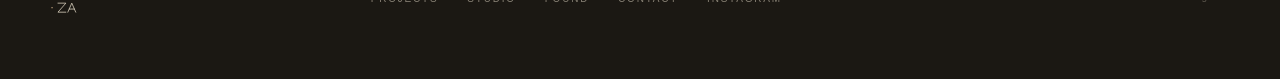
<file: project-suffolk-house.html>
<!DOCTYPE html>
<html lang="en">
<head>
  <meta charset="UTF-8">
  <meta name="viewport" content="width=device-width, initial-scale=1.0">
  <title>Suffolk — Studio.ZA</title>
  <meta name="description" content="A substantial period house in Suffolk. Full interior design by Studio.ZA.">
  <link rel="stylesheet" href="styles.css">
</head>
<body>

<nav>
  <a class="nav-logo" href="index.html" aria-label="Studio.ZA home">
    <svg viewBox="0 0 240 312" xmlns="http://www.w3.org/2000/svg" fill="none">
  <!-- S -->
  <path d="M 74 26 Q 74 20 50 20 Q 22 20 22 38 Q 22 52 50 52 Q 78 52 78 66 Q 78 84 50 84 Q 22 84 22 78" stroke="#EFE6D2" stroke-width="5" stroke-linecap="round"/>
  <!-- T -->
  <path d="M 92 20 L 148 20 M 120 20 L 120 84" stroke="#EFE6D2" stroke-width="5" stroke-linecap="round"/>
  <!-- U -->
  <path d="M 162 20 L 162 64 Q 162 84 190 84 Q 218 84 218 64 L 218 20" stroke="#EFE6D2" stroke-width="5" stroke-linecap="round"/>
  <!-- D -->
  <path d="M 22 124 L 22 188 L 44 188 Q 78 188 78 156 Q 78 124 44 124 Z" stroke="#EFE6D2" stroke-width="5" stroke-linecap="round" stroke-linejoin="round"/>
  <!-- I -->
  <path d="M 120 124 L 120 188" stroke="#EFE6D2" stroke-width="5" stroke-linecap="round"/>
  <!-- O -->
  <ellipse cx="190" cy="156" rx="26" ry="30" stroke="#EFE6D2" stroke-width="5"/>
  <!-- . -->
  <circle cx="50" cy="260" r="5" fill="#C8AC87"/>
  <!-- Z -->
  <path d="M 92 228 L 148 228 L 92 292 L 148 292" stroke="#EFE6D2" stroke-width="5" stroke-linecap="round" stroke-linejoin="round"/>
  <!-- A -->
  <path d="M 162 292 L 190 228 L 218 292 M 172 270 L 208 270" stroke="#EFE6D2" stroke-width="5" stroke-linecap="round" stroke-linejoin="round"/>
</svg>
  </a>
  <ul class="nav-links">
    <li><a href="projects.html">Projects</a></li>
    <li><a href="studio.html">Studio</a></li>    <li><a href="found.html">Found</a></li>
    <li><a href="contact.html">Contact</a></li>
  </ul>
  <button class="nav-hamburger" aria-label="Toggle menu" aria-expanded="false">
    <span></span><span></span><span></span>
  </button>
</nav>

<div class="detail-hero">
  <img src="images/suffolk-house/hero.jpg" alt="Main reception room, Suffolk">
</div>

<div class="detail-body">
  <p class="section-label"><a href="projects.html">← All projects</a></p>
  <h1>Suffolk</h1>
  <div class="detail-meta">
    <span>Suffolk</span>
    <span>2024</span>
    <span>Full interior design</span>
  </div>

  <p>A period house whose beamed ceilings and generous proportions have accumulated quiet authority over centuries. The brief was to honour all of that while making it feel genuinely inhabited — the difference between a house and a home.</p>

  <p>The boldest move is the main reception fireplace: a floor-to-ceiling field of hand-made zellige tile in teal and grey. In the principal bedroom, a small-print floral wraps walls, ceiling and curtains alike — the enveloping quality that only arrives when you don't stop halfway. The sitting room takes a quieter register: tobacco velvet, an antique rug, lamp light rather than overheads.</p>
</div>

<div class="detail-gallery">
  <img class="wide" src="images/suffolk-house/sitting-room.jpg" alt="Sitting room">
  <img src="images/suffolk-house/sitting-room-detail.jpg" alt="Sitting room detail">
  <img src="images/suffolk-house/main-bedroom.jpg" alt="Main bedroom">
  <img class="wide" src="images/suffolk-house/fireplace.jpg" alt="Zellige tile fireplace">
  <img src="images/suffolk-house/curtains-detail.jpg" alt="Curtain and window detail">
  <img src="images/suffolk-house/desk-study.jpg" alt="Study">
</div>

<section style="text-align:center; padding: 4rem 2.8rem 6rem;">
  <p class="section-label">Next project</p>
  <h2 class="section-title" style="margin: 0 auto 2rem;"><em>Kensington</em></h2>
  <a href="project-kensington.html" class="btn">View project</a>
</section>

<footer>
  <a class="footer-logo" href="index.html" aria-label="Studio.ZA">
    <svg viewBox="0 0 240 312" xmlns="http://www.w3.org/2000/svg" fill="none">
  <!-- S -->
  <path d="M 74 26 Q 74 20 50 20 Q 22 20 22 38 Q 22 52 50 52 Q 78 52 78 66 Q 78 84 50 84 Q 22 84 22 78" stroke="#EFE6D2" stroke-width="5" stroke-linecap="round"/>
  <!-- T -->
  <path d="M 92 20 L 148 20 M 120 20 L 120 84" stroke="#EFE6D2" stroke-width="5" stroke-linecap="round"/>
  <!-- U -->
  <path d="M 162 20 L 162 64 Q 162 84 190 84 Q 218 84 218 64 L 218 20" stroke="#EFE6D2" stroke-width="5" stroke-linecap="round"/>
  <!-- D -->
  <path d="M 22 124 L 22 188 L 44 188 Q 78 188 78 156 Q 78 124 44 124 Z" stroke="#EFE6D2" stroke-width="5" stroke-linecap="round" stroke-linejoin="round"/>
  <!-- I -->
  <path d="M 120 124 L 120 188" stroke="#EFE6D2" stroke-width="5" stroke-linecap="round"/>
  <!-- O -->
  <ellipse cx="190" cy="156" rx="26" ry="30" stroke="#EFE6D2" stroke-width="5"/>
  <!-- . -->
  <circle cx="50" cy="260" r="5" fill="#C8AC87"/>
  <!-- Z -->
  <path d="M 92 228 L 148 228 L 92 292 L 148 292" stroke="#EFE6D2" stroke-width="5" stroke-linecap="round" stroke-linejoin="round"/>
  <!-- A -->
  <path d="M 162 292 L 190 228 L 218 292 M 172 270 L 208 270" stroke="#EFE6D2" stroke-width="5" stroke-linecap="round" stroke-linejoin="round"/>
</svg>
  </a>
  <ul class="footer-links">
    <li><a href="projects.html">Projects</a></li>
    <li><a href="studio.html">Studio</a></li>    <li><a href="found.html">Found</a></li>
    <li><a href="contact.html">Contact</a></li>
    <li><a href="https://instagram.com/zoeaddendesign" target="_blank" rel="noopener">Instagram</a></li>
  </ul>
  <p class="footer-copy">&copy; 2025 Zoe Adden Design Ltd</p>
</footer>

<script src="script.js"></script>
</body>
</html>
</file>
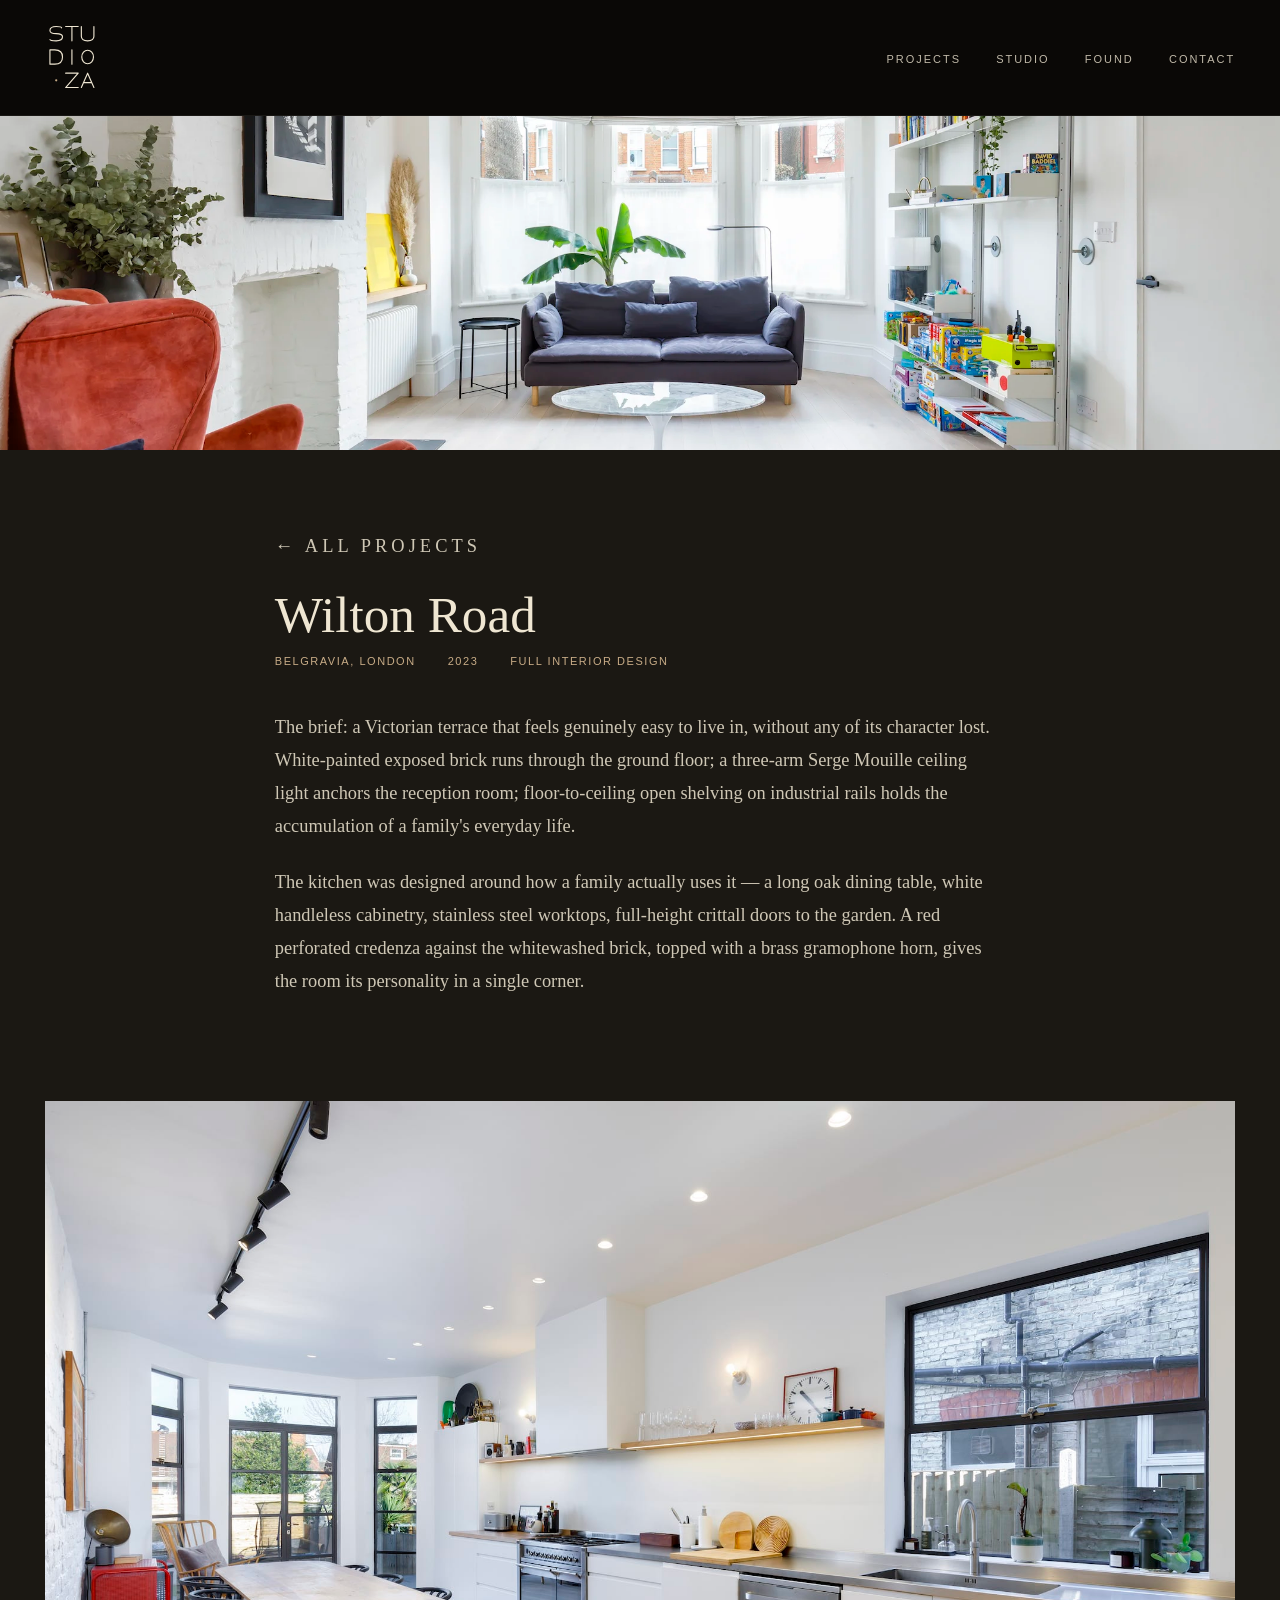
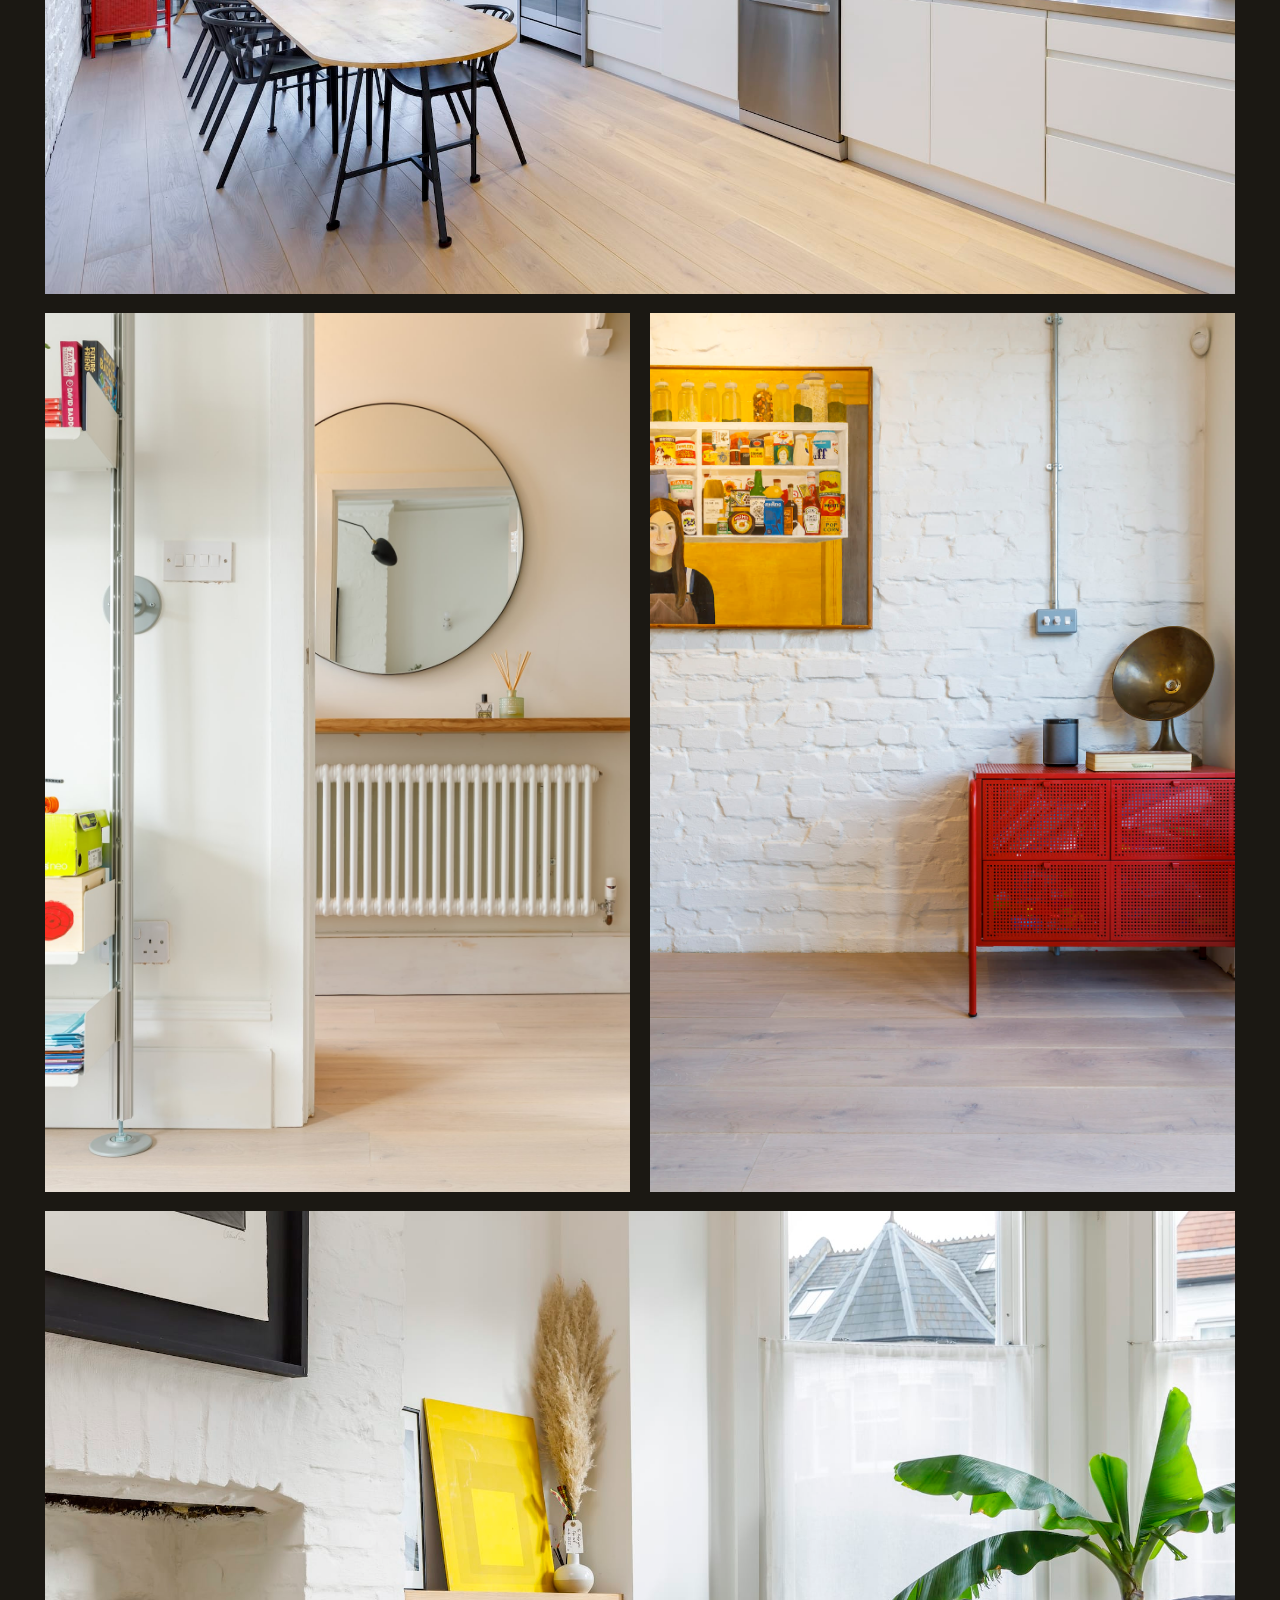
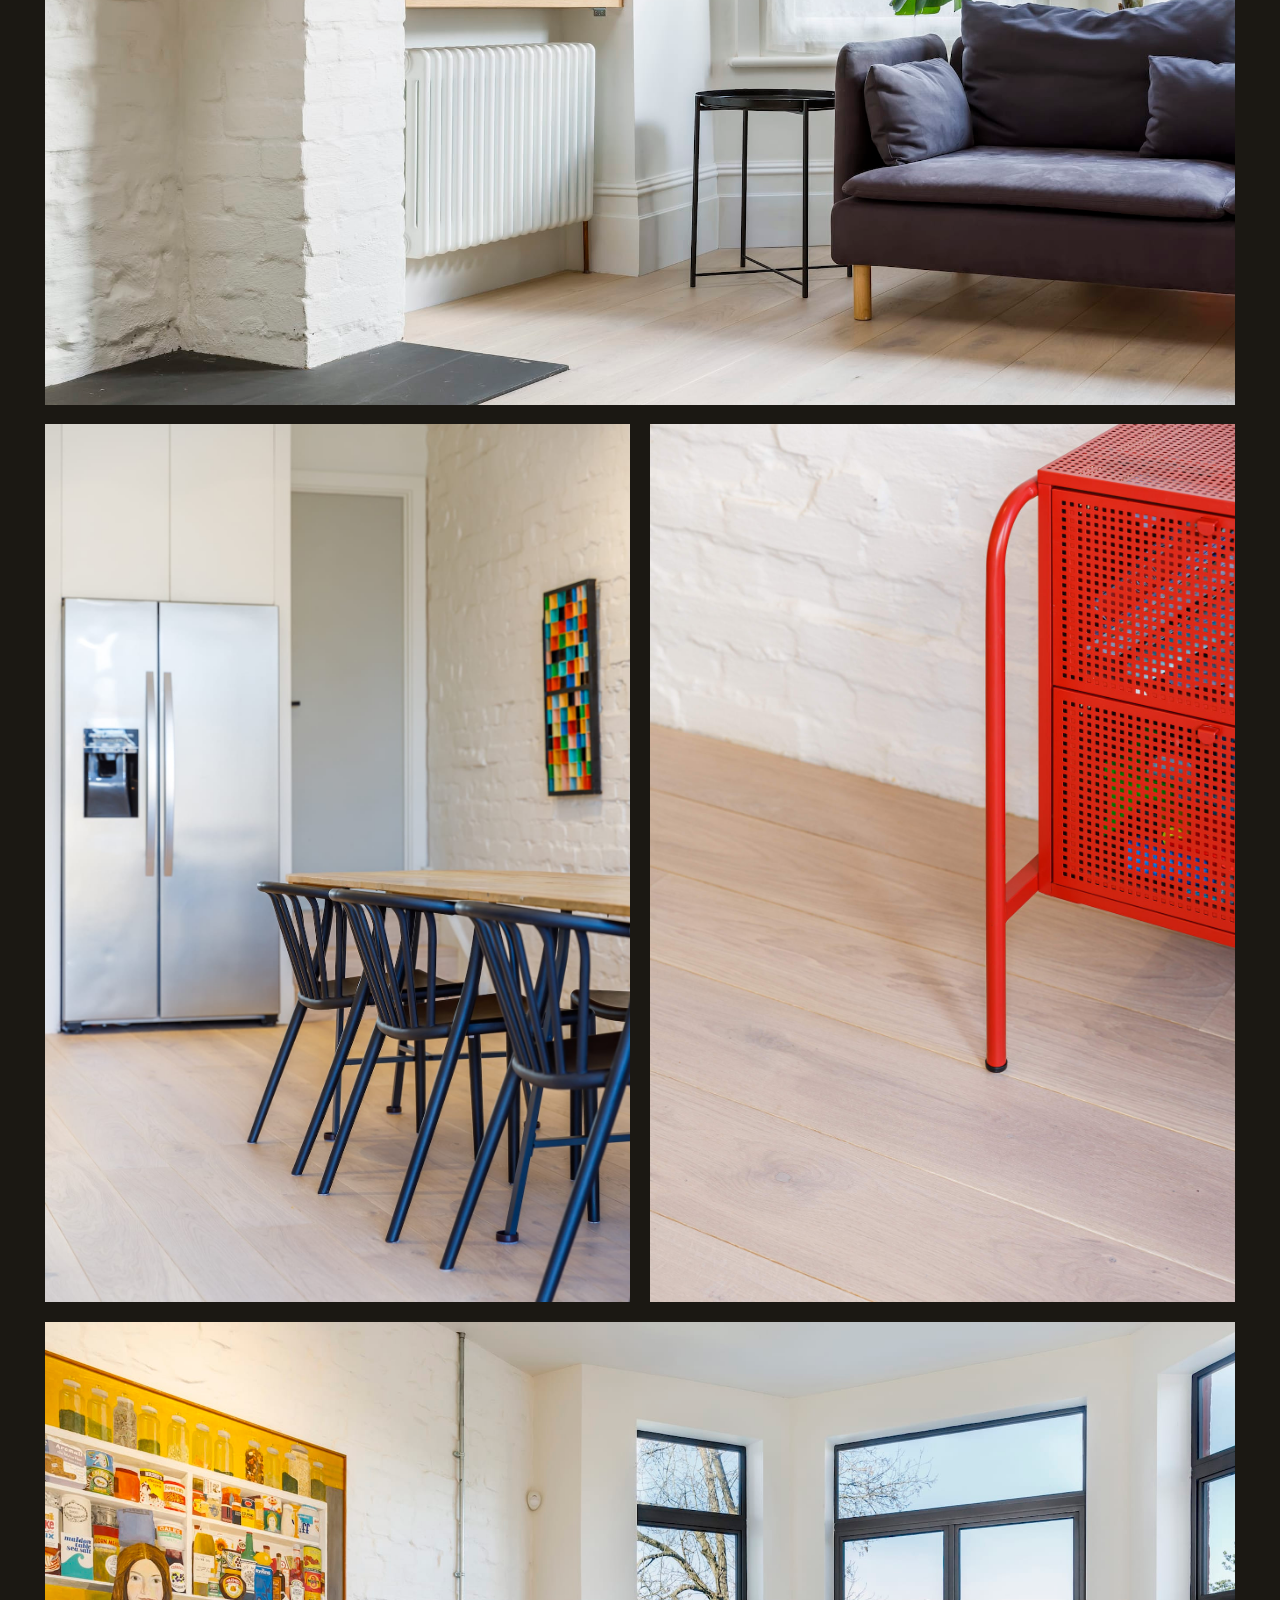
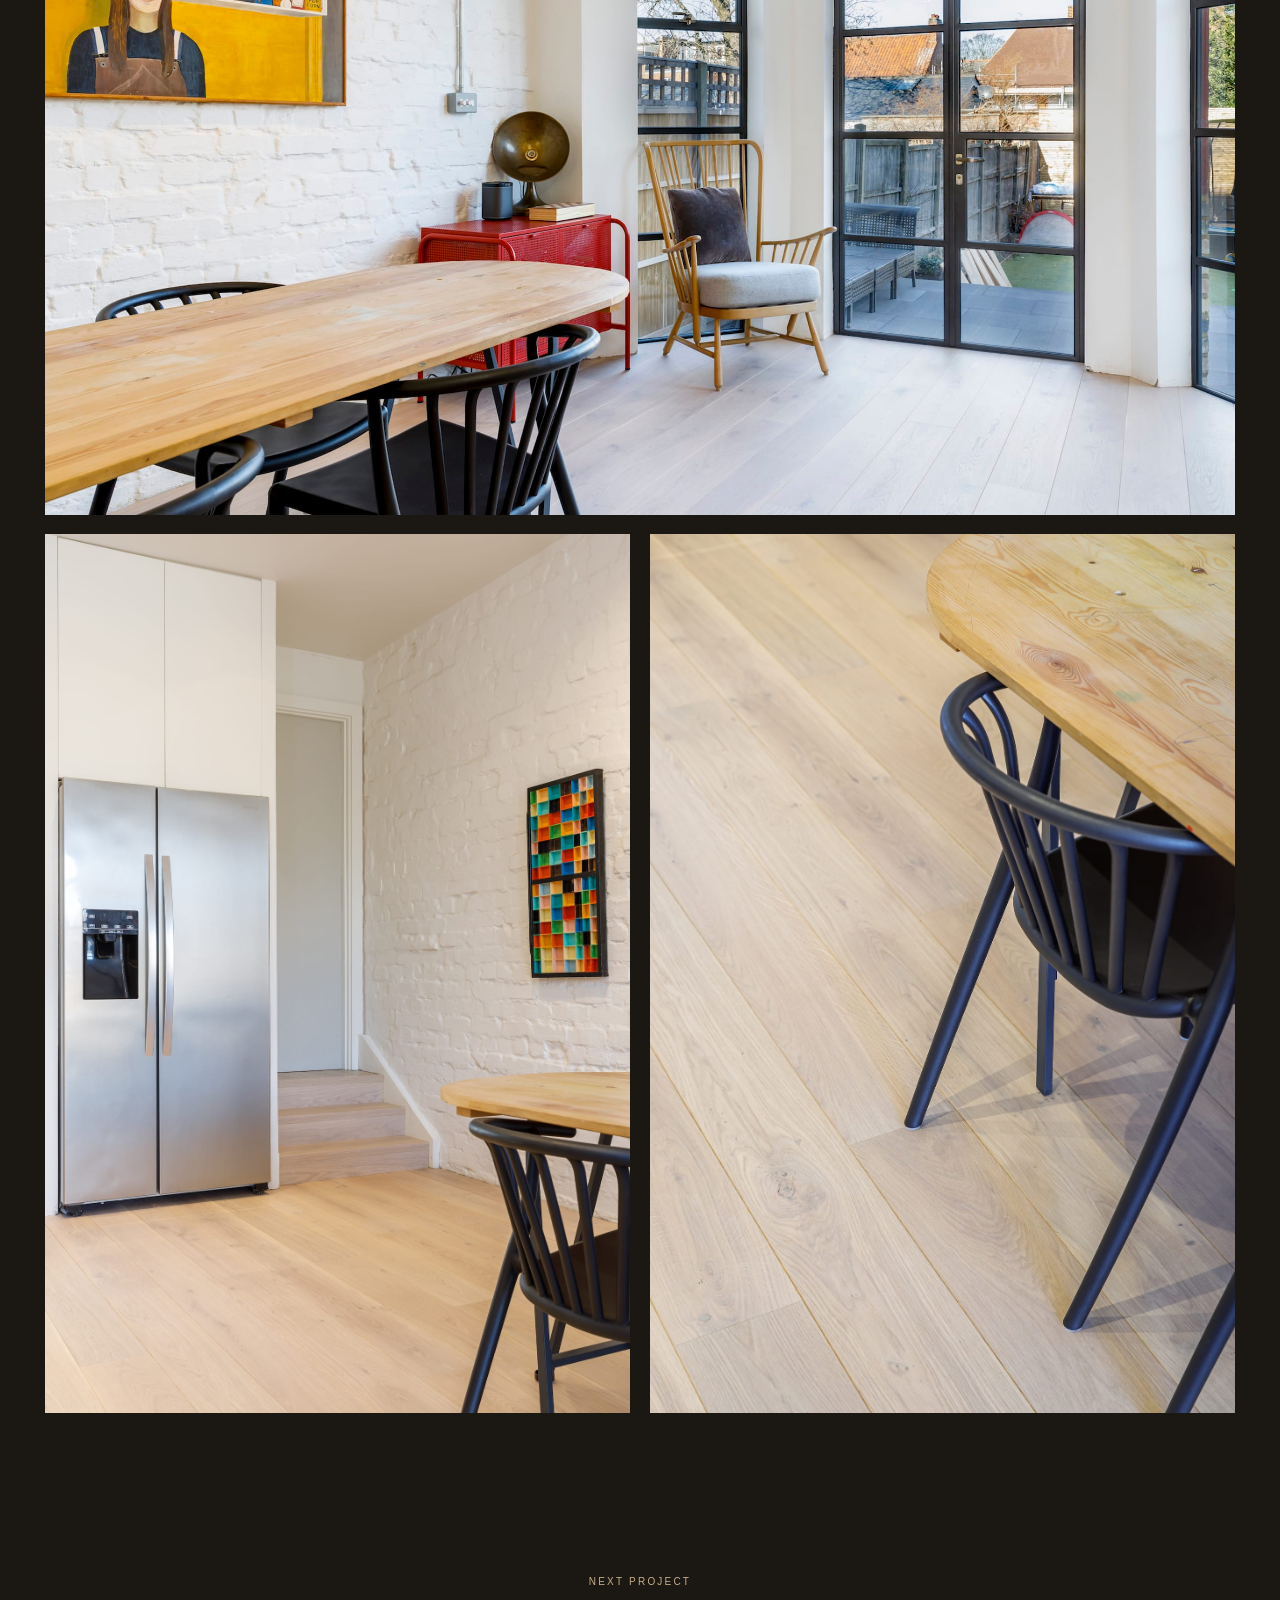
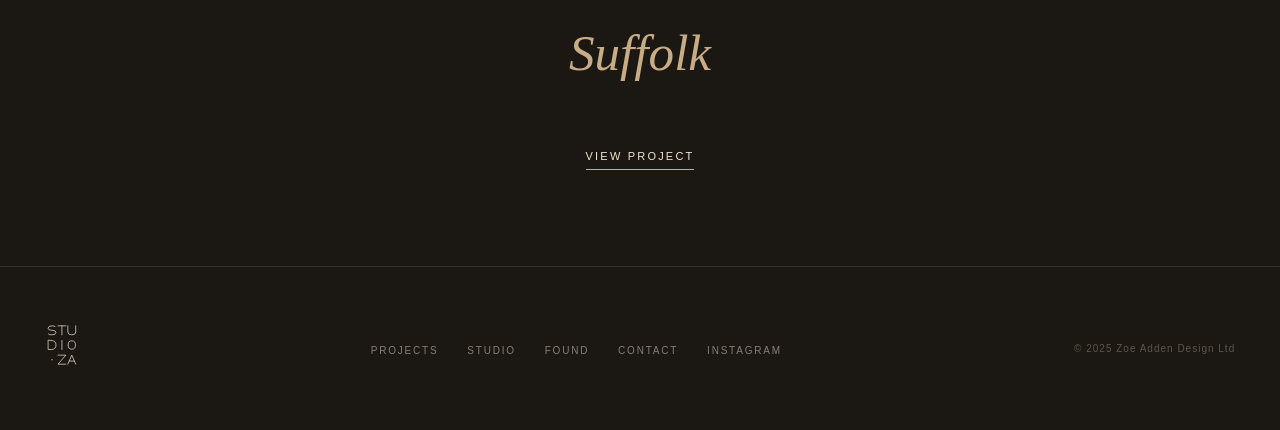
<file: project-wilton-rd.html>
<!DOCTYPE html>
<html lang="en">
<head>
  <meta charset="UTF-8">
  <meta name="viewport" content="width=device-width, initial-scale=1.0">
  <title>Wilton Road — Studio.ZA</title>
  <meta name="description" content="A Belgravia apartment, complete interior design by Studio.ZA.">
  <link rel="stylesheet" href="styles.css">
</head>
<body>

<nav>
  <a class="nav-logo" href="index.html" aria-label="Studio.ZA home">
    <svg viewBox="0 0 240 312" xmlns="http://www.w3.org/2000/svg" fill="none">
  <!-- S -->
  <path d="M 74 26 Q 74 20 50 20 Q 22 20 22 38 Q 22 52 50 52 Q 78 52 78 66 Q 78 84 50 84 Q 22 84 22 78" stroke="#EFE6D2" stroke-width="5" stroke-linecap="round"/>
  <!-- T -->
  <path d="M 92 20 L 148 20 M 120 20 L 120 84" stroke="#EFE6D2" stroke-width="5" stroke-linecap="round"/>
  <!-- U -->
  <path d="M 162 20 L 162 64 Q 162 84 190 84 Q 218 84 218 64 L 218 20" stroke="#EFE6D2" stroke-width="5" stroke-linecap="round"/>
  <!-- D -->
  <path d="M 22 124 L 22 188 L 44 188 Q 78 188 78 156 Q 78 124 44 124 Z" stroke="#EFE6D2" stroke-width="5" stroke-linecap="round" stroke-linejoin="round"/>
  <!-- I -->
  <path d="M 120 124 L 120 188" stroke="#EFE6D2" stroke-width="5" stroke-linecap="round"/>
  <!-- O -->
  <ellipse cx="190" cy="156" rx="26" ry="30" stroke="#EFE6D2" stroke-width="5"/>
  <!-- . -->
  <circle cx="50" cy="260" r="5" fill="#C8AC87"/>
  <!-- Z -->
  <path d="M 92 228 L 148 228 L 92 292 L 148 292" stroke="#EFE6D2" stroke-width="5" stroke-linecap="round" stroke-linejoin="round"/>
  <!-- A -->
  <path d="M 162 292 L 190 228 L 218 292 M 172 270 L 208 270" stroke="#EFE6D2" stroke-width="5" stroke-linecap="round" stroke-linejoin="round"/>
</svg>
  </a>
  <ul class="nav-links">
    <li><a href="projects.html">Projects</a></li>
    <li><a href="studio.html">Studio</a></li>    <li><a href="found.html">Found</a></li>
    <li><a href="contact.html">Contact</a></li>
  </ul>
  <button class="nav-hamburger" aria-label="Toggle menu" aria-expanded="false">
    <span></span><span></span><span></span>
  </button>
</nav>

<div class="detail-hero">
  <img src="images/wilton-rd/reception.webp" alt="Reception, Wilton Road">
</div>

<div class="detail-body">
  <p class="section-label"><a href="projects.html">← All projects</a></p>
  <h1>Wilton Road</h1>
  <div class="detail-meta">
    <span>Belgravia, London</span>
    <span>2023</span>
    <span>Full interior design</span>
  </div>

  <p>The brief: a Victorian terrace that feels genuinely easy to live in, without any of its character lost. White-painted exposed brick runs through the ground floor; a three-arm Serge Mouille ceiling light anchors the reception room; floor-to-ceiling open shelving on industrial rails holds the accumulation of a family's everyday life.</p>

  <p>The kitchen was designed around how a family actually uses it — a long oak dining table, white handleless cabinetry, stainless steel worktops, full-height crittall doors to the garden. A red perforated credenza against the whitewashed brick, topped with a brass gramophone horn, gives the room its personality in a single corner.</p>
</div>

<div class="detail-gallery">
  <img class="wide" src="images/wilton-rd/kitchen.jpg" alt="Kitchen">
  <img src="images/wilton-rd/entry.jpg" alt="Entry">
  <img src="images/wilton-rd/red-chest.jpg" alt="Red chest">
  <img class="wide" src="images/wilton-rd/reception-2.jpg" alt="Reception">
  <img src="images/wilton-rd/kitchen-table.jpg" alt="Kitchen table">
  <img src="images/wilton-rd/red-detail.jpg" alt="Detail">
  <img class="wide" src="images/wilton-rd/kitchen-window.jpg" alt="Kitchen window">
  <img src="images/wilton-rd/kitchen-fridge.jpg" alt="Kitchen">
  <img src="images/wilton-rd/table-detail.jpg" alt="Table detail">
</div>

<section style="text-align:center; padding: 4rem 2.8rem 6rem;">
  <p class="section-label">Next project</p>
  <h2 class="section-title" style="margin: 0 auto 2rem;"><em>Suffolk</em></h2>
  <a href="project-suffolk-house.html" class="btn">View project</a>
</section>

<footer>
  <a class="footer-logo" href="index.html" aria-label="Studio.ZA">
    <svg viewBox="0 0 240 312" xmlns="http://www.w3.org/2000/svg" fill="none">
  <!-- S -->
  <path d="M 74 26 Q 74 20 50 20 Q 22 20 22 38 Q 22 52 50 52 Q 78 52 78 66 Q 78 84 50 84 Q 22 84 22 78" stroke="#EFE6D2" stroke-width="5" stroke-linecap="round"/>
  <!-- T -->
  <path d="M 92 20 L 148 20 M 120 20 L 120 84" stroke="#EFE6D2" stroke-width="5" stroke-linecap="round"/>
  <!-- U -->
  <path d="M 162 20 L 162 64 Q 162 84 190 84 Q 218 84 218 64 L 218 20" stroke="#EFE6D2" stroke-width="5" stroke-linecap="round"/>
  <!-- D -->
  <path d="M 22 124 L 22 188 L 44 188 Q 78 188 78 156 Q 78 124 44 124 Z" stroke="#EFE6D2" stroke-width="5" stroke-linecap="round" stroke-linejoin="round"/>
  <!-- I -->
  <path d="M 120 124 L 120 188" stroke="#EFE6D2" stroke-width="5" stroke-linecap="round"/>
  <!-- O -->
  <ellipse cx="190" cy="156" rx="26" ry="30" stroke="#EFE6D2" stroke-width="5"/>
  <!-- . -->
  <circle cx="50" cy="260" r="5" fill="#C8AC87"/>
  <!-- Z -->
  <path d="M 92 228 L 148 228 L 92 292 L 148 292" stroke="#EFE6D2" stroke-width="5" stroke-linecap="round" stroke-linejoin="round"/>
  <!-- A -->
  <path d="M 162 292 L 190 228 L 218 292 M 172 270 L 208 270" stroke="#EFE6D2" stroke-width="5" stroke-linecap="round" stroke-linejoin="round"/>
</svg>
  </a>
  <ul class="footer-links">
    <li><a href="projects.html">Projects</a></li>
    <li><a href="studio.html">Studio</a></li>    <li><a href="found.html">Found</a></li>
    <li><a href="contact.html">Contact</a></li>
    <li><a href="https://instagram.com/zoeaddendesign" target="_blank" rel="noopener">Instagram</a></li>
  </ul>
  <p class="footer-copy">&copy; 2025 Zoe Adden Design Ltd</p>
</footer>

<script src="script.js"></script>
</body>
</html>
</file>
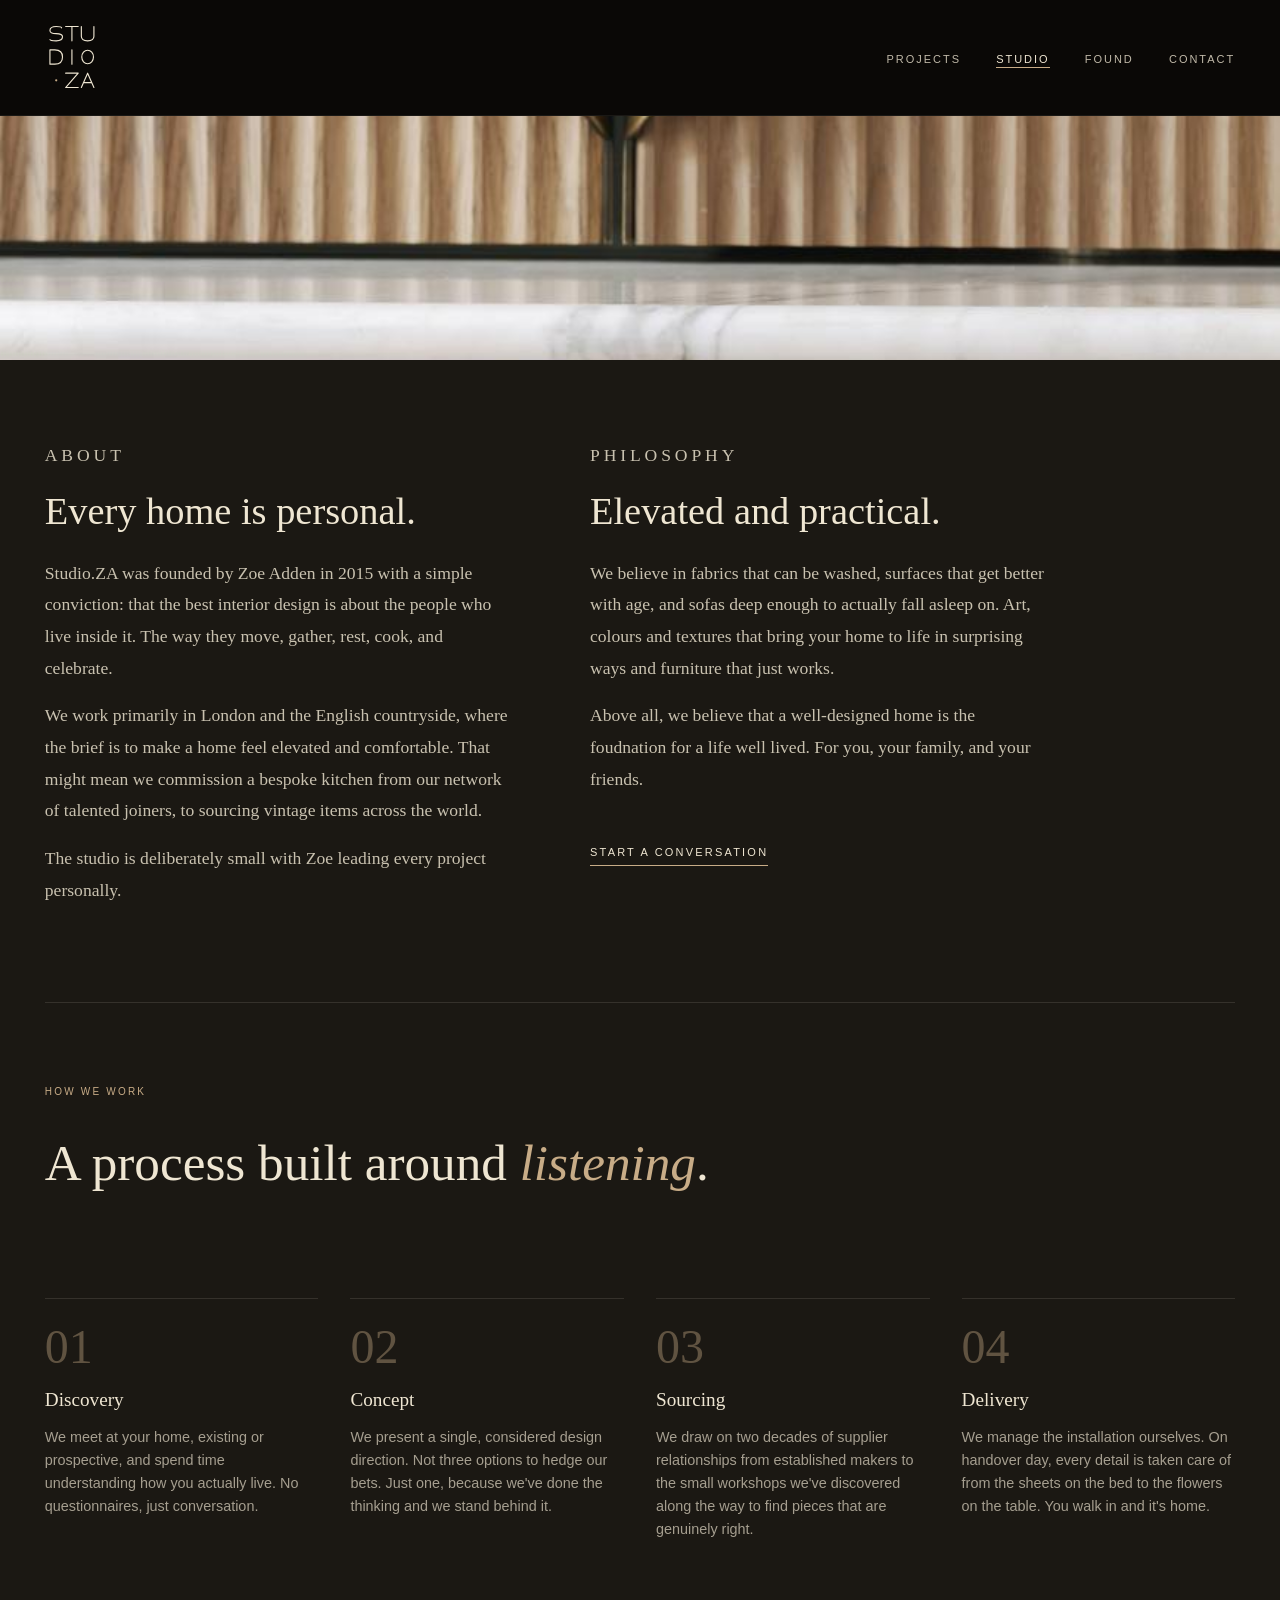
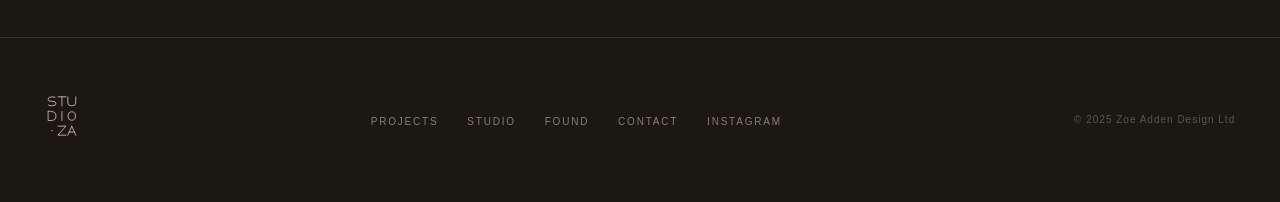
<file: studio.html>
<!DOCTYPE html>
<html lang="en">
<head>
  <meta charset="UTF-8">
  <meta name="viewport" content="width=device-width, initial-scale=1.0">
  <title>Studio - Studio.ZA</title>
  <meta name="description" content="About Zoe Adden Design, our philosophy, process, and the people behind the studio.">
  <link rel="stylesheet" href="styles.css">
</head>
<body>

<nav>
  <a class="nav-logo" href="index.html" aria-label="Studio.ZA home">
    <svg viewBox="0 0 240 312" xmlns="http://www.w3.org/2000/svg" fill="none">
  <!-- S -->
  <path d="M 74 26 Q 74 20 50 20 Q 22 20 22 38 Q 22 52 50 52 Q 78 52 78 66 Q 78 84 50 84 Q 22 84 22 78" stroke="#EFE6D2" stroke-width="5" stroke-linecap="round"/>
  <!-- T -->
  <path d="M 92 20 L 148 20 M 120 20 L 120 84" stroke="#EFE6D2" stroke-width="5" stroke-linecap="round"/>
  <!-- U -->
  <path d="M 162 20 L 162 64 Q 162 84 190 84 Q 218 84 218 64 L 218 20" stroke="#EFE6D2" stroke-width="5" stroke-linecap="round"/>
  <!-- D -->
  <path d="M 22 124 L 22 188 L 44 188 Q 78 188 78 156 Q 78 124 44 124 Z" stroke="#EFE6D2" stroke-width="5" stroke-linecap="round" stroke-linejoin="round"/>
  <!-- I -->
  <path d="M 120 124 L 120 188" stroke="#EFE6D2" stroke-width="5" stroke-linecap="round"/>
  <!-- O -->
  <ellipse cx="190" cy="156" rx="26" ry="30" stroke="#EFE6D2" stroke-width="5"/>
  <!-- . -->
  <circle cx="50" cy="260" r="5" fill="#C8AC87"/>
  <!-- Z -->
  <path d="M 92 228 L 148 228 L 92 292 L 148 292" stroke="#EFE6D2" stroke-width="5" stroke-linecap="round" stroke-linejoin="round"/>
  <!-- A -->
  <path d="M 162 292 L 190 228 L 218 292 M 172 270 L 208 270" stroke="#EFE6D2" stroke-width="5" stroke-linecap="round" stroke-linejoin="round"/>
</svg>
  </a>
  <ul class="nav-links">
    <li><a href="projects.html">Projects</a></li>
    <li><a href="studio.html">Studio</a></li>    <li><a href="found.html">Found</a></li>
    <li><a href="contact.html">Contact</a></li>
  </ul>
  <button class="nav-hamburger" aria-label="Toggle menu" aria-expanded="false">
    <span></span><span></span><span></span>
  </button>
</nav>

<div class="studio-hero">
  <img src="images/kensington/handles-detail.jpg" alt="Faceted brass handles on fluted oak joinery, Kensington">
</div>

<div class="studio-two-col">
  <div>
    <p class="section-label">About</p>
    <h2>Every home is personal.</h2>
    <p>Studio.ZA was founded by Zoe Adden in 2015 with a simple conviction: that the best interior design is about the people who live inside it. The way they move, gather, rest, cook, and celebrate.</p>
    <p>We work primarily in London and the English countryside, where the brief is to make a home feel elevated and comfortable. That might mean we commission a bespoke kitchen from our network of talented joiners, to sourcing vintage items across the world.</p>
    <p>The studio is deliberately small with Zoe leading every project personally.</p>
  </div>
  <div>
    <p class="section-label">Philosophy</p>
    <h2>Elevated and practical.</h2>
    <p>We believe in fabrics that can be washed, surfaces that get better with age, and sofas deep enough to actually fall asleep on. Art, colours and textures that bring your home to life in surprising ways and furniture that just works.</p>
    <p>Above all, we believe that a well-designed home is the foudnation for a life well lived. For you, your family, and your friends.</p>
    <a href="contact.html" class="btn">Start a conversation</a>
  </div>
</div>

<hr class="thin">

<section style="padding: 5rem 2.8rem 3rem;">
  <p class="section-label">How we work</p>
  <h2 class="section-title" style="margin-bottom: 3.5rem;">A process built around <em>listening</em>.</h2>
</section>

<div class="process-steps">
  <div class="process-step">
    <div class="step-num">01</div>
    <h3>Discovery</h3>
    <p>We meet at your home, existing or prospective, and spend time understanding how you actually live. No questionnaires, just conversation.</p>
  </div>
  <div class="process-step">
    <div class="step-num">02</div>
    <h3>Concept</h3>
    <p>We present a single, considered design direction. Not three options to hedge our bets. Just one, because we've done the thinking and we stand behind it.</p>
  </div>
  <div class="process-step">
    <div class="step-num">03</div>
    <h3>Sourcing</h3>
    <p>We draw on two decades of supplier relationships from established makers to the small workshops we've discovered along the way to find pieces that are genuinely right.</p>
  </div>
  <div class="process-step">
    <div class="step-num">04</div>
    <h3>Delivery</h3>
    <p>We manage the installation ourselves. On handover day, every detail is taken care of from the sheets on the bed to the flowers on the table. You walk in and it's home.</p>
  </div>
</div>

<footer>
  <a class="footer-logo" href="index.html" aria-label="Studio.ZA">
    <svg viewBox="0 0 240 312" xmlns="http://www.w3.org/2000/svg" fill="none">
  <!-- S -->
  <path d="M 74 26 Q 74 20 50 20 Q 22 20 22 38 Q 22 52 50 52 Q 78 52 78 66 Q 78 84 50 84 Q 22 84 22 78" stroke="#EFE6D2" stroke-width="5" stroke-linecap="round"/>
  <!-- T -->
  <path d="M 92 20 L 148 20 M 120 20 L 120 84" stroke="#EFE6D2" stroke-width="5" stroke-linecap="round"/>
  <!-- U -->
  <path d="M 162 20 L 162 64 Q 162 84 190 84 Q 218 84 218 64 L 218 20" stroke="#EFE6D2" stroke-width="5" stroke-linecap="round"/>
  <!-- D -->
  <path d="M 22 124 L 22 188 L 44 188 Q 78 188 78 156 Q 78 124 44 124 Z" stroke="#EFE6D2" stroke-width="5" stroke-linecap="round" stroke-linejoin="round"/>
  <!-- I -->
  <path d="M 120 124 L 120 188" stroke="#EFE6D2" stroke-width="5" stroke-linecap="round"/>
  <!-- O -->
  <ellipse cx="190" cy="156" rx="26" ry="30" stroke="#EFE6D2" stroke-width="5"/>
  <!-- . -->
  <circle cx="50" cy="260" r="5" fill="#C8AC87"/>
  <!-- Z -->
  <path d="M 92 228 L 148 228 L 92 292 L 148 292" stroke="#EFE6D2" stroke-width="5" stroke-linecap="round" stroke-linejoin="round"/>
  <!-- A -->
  <path d="M 162 292 L 190 228 L 218 292 M 172 270 L 208 270" stroke="#EFE6D2" stroke-width="5" stroke-linecap="round" stroke-linejoin="round"/>
</svg>
  </a>
  <ul class="footer-links">
    <li><a href="projects.html">Projects</a></li>
    <li><a href="studio.html">Studio</a></li>    <li><a href="found.html">Found</a></li>
    <li><a href="contact.html">Contact</a></li>
    <li><a href="https://instagram.com/zoeaddendesign" target="_blank" rel="noopener">Instagram</a></li>
  </ul>
  <p class="footer-copy">&copy; 2025 Zoe Adden Design Ltd</p>
</footer>

<script src="script.js"></script>
</body>
</html>
</file>
<file: styles.css>
/* Studio.ZA — styles.css */

:root {
  --bg: #1B1813;
  --ink: #EFE6D2;
  --tan: #C8AC87;
  --mid: #2C2721;
  --border: rgba(239,230,210,0.12);
  --font-serif: 'Cormorant Garamond', Georgia, serif;
  --font-sans: 'Jost', 'Helvetica Neue', Arial, sans-serif;
}

*, *::before, *::after { box-sizing: border-box; margin: 0; padding: 0; }

html { scroll-behavior: smooth; }

body {
  background: var(--bg);
  color: var(--ink);
  font-family: var(--font-sans);
  font-size: 15px;
  line-height: 1.7;
  -webkit-font-smoothing: antialiased;
}

a { color: inherit; text-decoration: none; }
img { display: block; width: 100%; }

/* ─── FONTS ──────────────────────────────────────────── */
@import url('https://fonts.googleapis.com/css2?family=Cormorant+Garamond:ital,wght@0,300;0,400;0,500;1,300;1,400&family=Jost:wght@300;400;500&display=swap');

/* ─── NAV ─────────────────────────────────────────────── */
nav {
  position: fixed;
  top: 0; left: 0; right: 0;
  z-index: 100;
  display: flex;
  align-items: center;
  justify-content: space-between;
  padding: 1.4rem 2.8rem;
  background: #0a0806;
  border-bottom: 1px solid rgba(239,230,210,0.07);
}

nav.scrolled {
  background: #0a0806;
}

.nav-logo {
  display: flex;
  align-items: center;
}

.nav-logo svg {
  height: 70px;
  width: auto;
}

.nav-links {
  display: flex;
  gap: 2.2rem;
  list-style: none;
}

.nav-links a {
  font-family: var(--font-sans);
  font-size: 11px;
  font-weight: 400;
  letter-spacing: 0.18em;
  text-transform: uppercase;
  color: var(--ink);
  opacity: 0.8;
  transition: opacity 0.2s;
}

.nav-links a:hover,
.nav-links a.active { opacity: 1; }

.nav-links a.active {
  border-bottom: 1px solid var(--tan);
  padding-bottom: 2px;
}

/* ─── HERO / CAROUSEL ──────────────────────────────────── */
.hero {
  position: relative;
  height: 100vh;
  min-height: 600px;
  overflow: hidden;
}

.hero-slide {
  position: absolute;
  inset: 0;
  opacity: 0;
  transition: opacity 1.2s ease;
}

.hero-slide.active { opacity: 1; }

.hero-slide img {
  width: 100%;
  height: 100%;
  object-fit: cover;
  object-position: center;
}

.hero-overlay {
  position: absolute;
  inset: 0;
  background: linear-gradient(to bottom, rgba(27,24,19,0.25) 0%, rgba(27,24,19,0.6) 100%);
}

.hero-copy {
  position: absolute;
  bottom: 9vh;
  left: 2.8rem;
  right: 2.8rem;
}

.hero-copy h1 {
  font-family: var(--font-serif);
  font-weight: 300;
  font-size: clamp(2.4rem, 5vw, 4.2rem);
  line-height: 1.15;
  color: var(--ink);
  max-width: 640px;
}

.hero-copy h1 em {
  font-style: italic;
  color: var(--tan);
}

.hero-dots {
  position: absolute;
  bottom: 2.4rem;
  left: 50%;
  transform: translateX(-50%);
  display: flex;
  gap: 0.55rem;
}

.hero-dot {
  width: 5px;
  height: 5px;
  border-radius: 50%;
  background: rgba(239,230,210,0.35);
  cursor: pointer;
  transition: background 0.3s;
}

.hero-dot.active { background: var(--tan); }

/* ─── SECTION SCAFFOLDING ──────────────────────────────── */
section { padding: 6rem 2.8rem; }

.section-label {
  font-family: var(--font-sans);
  font-size: 10px;
  font-weight: 400;
  letter-spacing: 0.22em;
  text-transform: uppercase;
  color: var(--tan);
  margin-bottom: 2rem;
}

.section-title {
  font-family: var(--font-serif);
  font-weight: 300;
  font-size: clamp(2rem, 4vw, 3.2rem);
  line-height: 1.2;
  max-width: 700px;
}

.section-title em { font-style: italic; color: var(--tan); }

/* ─── DIVIDER ──────────────────────────────────────────── */
hr.thin {
  border: none;
  border-top: 1px solid var(--border);
  margin: 0 2.8rem;
}

/* ─── HOME: INTRO TEXT ─────────────────────────────────── */
.intro-grid {
  display: grid;
  grid-template-columns: 1fr 1fr;
  gap: 4rem 6rem;
  max-width: 1100px;
}

@media (max-width: 768px) { .intro-grid { grid-template-columns: 1fr; } }

.intro-body {
  font-family: var(--font-serif);
  font-size: 1.2rem;
  font-weight: 300;
  line-height: 1.75;
  color: rgba(239,230,210,0.85);
}

.btn {
  display: inline-block;
  margin-top: 2rem;
  font-family: var(--font-sans);
  font-size: 11px;
  font-weight: 400;
  letter-spacing: 0.2em;
  text-transform: uppercase;
  color: var(--ink);
  border-bottom: 1px solid var(--tan);
  padding-bottom: 3px;
  transition: color 0.2s, border-color 0.2s;
}

.btn:hover { color: var(--tan); }

/* ─── HOME: SELECTED WORK ──────────────────────────────── */
.work-strip {
  display: grid;
  grid-template-columns: repeat(3, 1fr);
  gap: 1.2rem;
}

@media (max-width: 900px) { .work-strip { grid-template-columns: 1fr 1fr; } }
@media (max-width: 600px) { .work-strip { grid-template-columns: 1fr; } }

.work-card {
  position: relative;
  overflow: hidden;
  aspect-ratio: 3/4;
  cursor: pointer;
}

.work-card img {
  height: 100%;
  object-fit: cover;
  transition: transform 0.7s ease;
}

.work-card:hover img { transform: scale(1.04); }

.work-card-label {
  position: absolute;
  bottom: 1.4rem;
  left: 1.4rem;
}

.work-card-label span {
  display: block;
  font-family: var(--font-sans);
  font-size: 10px;
  letter-spacing: 0.18em;
  text-transform: uppercase;
  color: var(--tan);
  margin-bottom: 0.3rem;
}

.work-card-label h3 {
  font-family: var(--font-serif);
  font-size: 1.15rem;
  font-weight: 300;
  color: var(--ink);
}

/* ─── PROJECTS PAGE ────────────────────────────────────── */
.projects-header {
  padding: 10rem 2.8rem 4rem;
}

.projects-grid {
  display: grid;
  grid-template-columns: repeat(3, 1fr);
  gap: 1.5rem;
  padding: 0 2.8rem 6rem;
}

@media (max-width: 900px) { .projects-grid { grid-template-columns: 1fr 1fr; } }
@media (max-width: 600px) { .projects-grid { grid-template-columns: 1fr; } }

.project-thumb {
  display: block;
  overflow: hidden;
}

.project-thumb-img {
  aspect-ratio: 4/3;
  overflow: hidden;
}

.project-thumb-img img {
  height: 100%;
  object-fit: cover;
  transition: transform 0.6s ease;
}

.project-thumb:hover .project-thumb-img img { transform: scale(1.04); }

.project-thumb-meta {
  padding: 1rem 0 0.5rem;
}

.project-thumb-meta span {
  font-size: 10px;
  letter-spacing: 0.18em;
  text-transform: uppercase;
  color: var(--tan);
}

.project-thumb-meta h2 {
  font-family: var(--font-serif);
  font-weight: 300;
  font-size: 1.3rem;
  margin-top: 0.25rem;
}

/* ─── PROJECT DETAIL ──────────────────────────────────── */
.detail-hero {
  height: 50vh;
  min-height: 320px;
  overflow: hidden;
}

.detail-hero img {
  width: 100%;
  height: 100%;
  object-fit: cover;
  object-position: center;
}

.detail-body {
  max-width: 820px;
  margin: 0 auto;
  padding: 5rem 2.8rem 2rem;
}

.detail-body h1 {
  font-family: var(--font-serif);
  font-weight: 300;
  font-size: clamp(2.2rem, 4vw, 3.2rem);
  line-height: 1.15;
  margin-bottom: 0.5rem;
}

.detail-meta {
  display: flex;
  gap: 2rem;
  font-size: 11px;
  letter-spacing: 0.14em;
  text-transform: uppercase;
  color: var(--tan);
  margin-bottom: 2.5rem;
}

.detail-body p {
  font-family: var(--font-serif);
  font-size: 1.15rem;
  font-weight: 300;
  line-height: 1.8;
  color: rgba(239,230,210,0.85);
  margin-bottom: 1.4rem;
}

.detail-gallery {
  display: grid;
  grid-template-columns: 1fr 1fr;
  gap: 1.2rem;
  padding: 3rem 2.8rem 6rem;
}

.detail-gallery img {
  width: 100%;
  height: auto;
}

.detail-gallery .wide {
  grid-column: 1 / -1;
}

/* ─── STUDIO PAGE ─────────────────────────────────────── */
.studio-hero {
  height: 40vh;
  min-height: 260px;
  overflow: hidden;
}

.studio-hero img {
  width: 100%;
  height: 100%;
  object-fit: cover;
  object-position: center;
}

.studio-two-col {
  display: grid;
  grid-template-columns: 1fr 1fr;
  gap: 5rem;
  max-width: 1100px;
  padding: 5rem 2.8rem;
}

@media (max-width: 768px) { .studio-two-col { grid-template-columns: 1fr; } }

.studio-two-col h2 {
  font-family: var(--font-serif);
  font-weight: 300;
  font-size: clamp(1.8rem, 3vw, 2.6rem);
  line-height: 1.2;
  margin-bottom: 1.5rem;
}

.studio-two-col p {
  font-family: var(--font-serif);
  font-size: 1.1rem;
  font-weight: 300;
  line-height: 1.8;
  color: rgba(239,230,210,0.82);
  margin-bottom: 1rem;
}

.process-steps {
  display: grid;
  grid-template-columns: repeat(4, 1fr);
  gap: 2rem;
  padding: 0 2.8rem 6rem;
}

@media (max-width: 900px) { .process-steps { grid-template-columns: 1fr 1fr; } }
@media (max-width: 600px) { .process-steps { grid-template-columns: 1fr; } }

.process-step {
  border-top: 1px solid var(--border);
  padding-top: 1.5rem;
}

.process-step .step-num {
  font-family: var(--font-serif);
  font-size: 3rem;
  font-weight: 300;
  color: var(--tan);
  opacity: 0.4;
  line-height: 1;
  margin-bottom: 0.8rem;
}

.process-step h3 {
  font-family: var(--font-serif);
  font-size: 1.2rem;
  font-weight: 400;
  margin-bottom: 0.6rem;
}

.process-step p {
  font-size: 0.9rem;
  color: rgba(239,230,210,0.65);
  line-height: 1.6;
}

/* ─── JOURNAL PAGE ─────────────────────────────────────── */
.journal-header {
  padding: 10rem 2.8rem 4rem;
}

.journal-grid {
  display: grid;
  grid-template-columns: 1fr 1fr;
  gap: 3rem 2.4rem;
  padding: 0 2.8rem 6rem;
}

@media (max-width: 700px) { .journal-grid { grid-template-columns: 1fr; } }

.journal-card img {
  aspect-ratio: 16/9;
  object-fit: cover;
  margin-bottom: 1.2rem;
}

.journal-card .post-date {
  font-size: 10px;
  letter-spacing: 0.18em;
  text-transform: uppercase;
  color: var(--tan);
  margin-bottom: 0.4rem;
}

.journal-card h2 {
  font-family: var(--font-serif);
  font-size: 1.4rem;
  font-weight: 300;
  line-height: 1.3;
  margin-bottom: 0.7rem;
}

.journal-card p {
  font-family: var(--font-serif);
  font-size: 1rem;
  font-weight: 300;
  line-height: 1.7;
  color: rgba(239,230,210,0.72);
}

/* ─── FOUND PAGE ──────────────────────────────────────── */
.found-header {
  padding: 10rem 2.8rem 4rem;
}

.found-intro {
  font-family: var(--font-serif);
  font-size: 1.1rem;
  font-weight: 300;
  line-height: 1.75;
  max-width: 560px;
  color: rgba(239,230,210,0.78);
  margin-bottom: 3rem;
}

.found-grid {
  display: grid;
  grid-template-columns: repeat(3, 1fr);
  gap: 2rem 1.6rem;
  padding: 0 2.8rem 6rem;
}

@media (max-width: 900px) { .found-grid { grid-template-columns: 1fr 1fr; } }
@media (max-width: 580px) { .found-grid { grid-template-columns: 1fr; } }

.found-item img {
  aspect-ratio: 3/4;
  object-fit: cover;
  margin-bottom: 1rem;
}

.found-item h3 {
  font-family: var(--font-serif);
  font-size: 1.1rem;
  font-weight: 400;
  margin-bottom: 0.2rem;
}

.found-item .found-price {
  font-size: 12px;
  letter-spacing: 0.1em;
  color: var(--tan);
  margin-bottom: 0.4rem;
}

.found-item p {
  font-size: 0.9rem;
  color: rgba(239,230,210,0.6);
  line-height: 1.5;
  margin-bottom: 0.8rem;
}

.found-item .enquire-link {
  font-size: 10px;
  letter-spacing: 0.18em;
  text-transform: uppercase;
  border-bottom: 1px solid var(--tan);
  padding-bottom: 2px;
  color: var(--tan);
}

/* ─── CONTACT PAGE ─────────────────────────────────────── */
.contact-outer {
  min-height: 100vh;
  display: flex;
  align-items: center;
  justify-content: center;
  padding: 80px 8vw 0;
}

.contact-wrap {
  display: grid;
  grid-template-columns: 1fr 3fr;
  height: 62vh;
  width: 100%;
  max-width: 1100px;
}

.contact-img {
  overflow: hidden;
}

.contact-img img {
  width: 100%;
  height: 100%;
  object-fit: cover;
  object-position: center top;
}

.contact-form-side {
  padding: 0 5rem;
  display: flex;
  flex-direction: column;
  justify-content: center;
  overflow-y: auto;
}

.contact-form-side h1 {
  font-family: var(--font-serif);
  font-size: clamp(2rem, 3vw, 2.8rem);
  font-weight: 300;
  line-height: 1.2;
  margin-bottom: 0;
}

.contact-details {
  margin-top: 2.8rem;
  display: flex;
  flex-direction: column;
  gap: 1.1rem;
}

.contact-detail-row {
  display: flex;
  align-items: baseline;
  gap: 1.8rem;
}

.contact-detail-label {
  font-size: 10px;
  letter-spacing: 0.2em;
  text-transform: uppercase;
  color: var(--tan);
  min-width: 5rem;
}

.contact-detail-value {
  font-family: var(--font-serif);
  font-size: 1rem;
  font-weight: 300;
  color: rgba(239,230,210,0.75);
  transition: color 0.2s;
}

.contact-detail-value:hover { color: var(--ink); }

.contact-location {
  margin-top: 3rem;
  font-family: var(--font-serif);
  font-size: 0.85rem;
  font-weight: 300;
  color: rgba(239,230,210,0.25);
  line-height: 1.8;
  letter-spacing: 0.03em;
}

/* ─── FOOTER ──────────────────────────────────────────── */
footer {
  border-top: 1px solid var(--border);
  padding: 3.5rem 2.8rem;
  display: flex;
  align-items: center;
  justify-content: space-between;
  flex-wrap: wrap;
  gap: 1.5rem;
}

.footer-logo svg { height: 44px; width: auto; }

.footer-links {
  display: flex;
  gap: 1.8rem;
  list-style: none;
}

.footer-links a {
  font-size: 10px;
  letter-spacing: 0.18em;
  text-transform: uppercase;
  color: rgba(239,230,210,0.5);
  transition: color 0.2s;
}

.footer-links a:hover { color: var(--ink); }

.footer-copy {
  font-size: 10px;
  letter-spacing: 0.1em;
  color: rgba(239,230,210,0.3);
}

/* ─── UTILITIES ───────────────────────────────────────── */
.text-tan { color: var(--tan); }
.visually-hidden { position: absolute; width: 1px; height: 1px; overflow: hidden; clip: rect(0,0,0,0); }

/* ─── MOBILE NAV HAMBURGER ────────────────────────────── */
.nav-hamburger {
  display: none;
  flex-direction: column;
  justify-content: center;
  gap: 5px;
  background: none;
  border: none;
  cursor: pointer;
  padding: 6px 4px;
  z-index: 101;
  position: relative;
}

.nav-hamburger span {
  display: block;
  width: 22px;
  height: 1.5px;
  background: var(--ink);
  transition: transform 0.3s ease, opacity 0.3s ease;
  transform-origin: center;
}

.nav-hamburger.open span:nth-child(1) { transform: translateY(6.5px) rotate(45deg); }
.nav-hamburger.open span:nth-child(2) { opacity: 0; transform: scaleX(0); }
.nav-hamburger.open span:nth-child(3) { transform: translateY(-6.5px) rotate(-45deg); }

/* ─── MOBILE BREAKPOINTS ──────────────────────────────── */
@media (max-width: 768px) {

  /* Nav */
  nav { padding: 1rem 1.4rem; }
  .nav-logo svg { height: 52px; }
  .nav-hamburger { display: flex; }

  .nav-links {
    display: none;
    position: fixed;
    inset: 0;
    background: var(--bg);
    flex-direction: column;
    align-items: center;
    justify-content: center;
    gap: 2.8rem;
    z-index: 100;
  }

  .nav-links.open { display: flex; }

  .nav-links a {
    font-size: 13px;
    letter-spacing: 0.22em;
    opacity: 1;
  }

  /* Sections */
  section { padding: 4rem 1.4rem; }
  hr.thin { margin: 0 1.4rem; }

  /* Hero */
  .hero-copy { left: 1.4rem; right: 1.4rem; bottom: 7vh; }

  /* Work strip */
  .work-strip { gap: 1rem; }

  /* Footer */
  footer {
    flex-direction: column;
    align-items: flex-start;
    padding: 2.5rem 1.4rem;
    gap: 2rem;
  }
  .footer-links { flex-wrap: wrap; gap: 1rem 1.6rem; }

  /* Project headers */
  .projects-header,
  .journal-header,
  .found-header { padding: 7rem 1.4rem 2.5rem; }

  .projects-grid { padding: 0 1.4rem 4rem; }
  .journal-grid  { padding: 0 1.4rem 4rem; }
  .found-grid    { padding: 0 1.4rem 4rem; }

  /* Project detail */
  .detail-body { padding: 3rem 1.4rem 1.5rem; }
  .detail-gallery {
    grid-template-columns: 1fr;
    padding: 1.5rem 1.4rem 4rem;
  }
  .detail-gallery img { height: 280px; }
  .detail-gallery .wide { height: 320px; grid-column: 1; }

  /* Studio */
  .studio-two-col { padding: 3rem 1.4rem; gap: 2.5rem; }
  .process-steps  { padding: 0 1.4rem 4rem; }

  /* Contact */
  .contact-outer { padding-top: 60px; align-items: flex-start; }
  .contact-wrap { grid-template-columns: 1fr; height: auto; }
  .contact-img { height: 50vw; min-height: 240px; }
  .contact-form-side { padding: 3rem 1.4rem; }
  .contact-detail-row { gap: 1.2rem; }
  .contact-detail-label { min-width: 4rem; }
}
</file>
